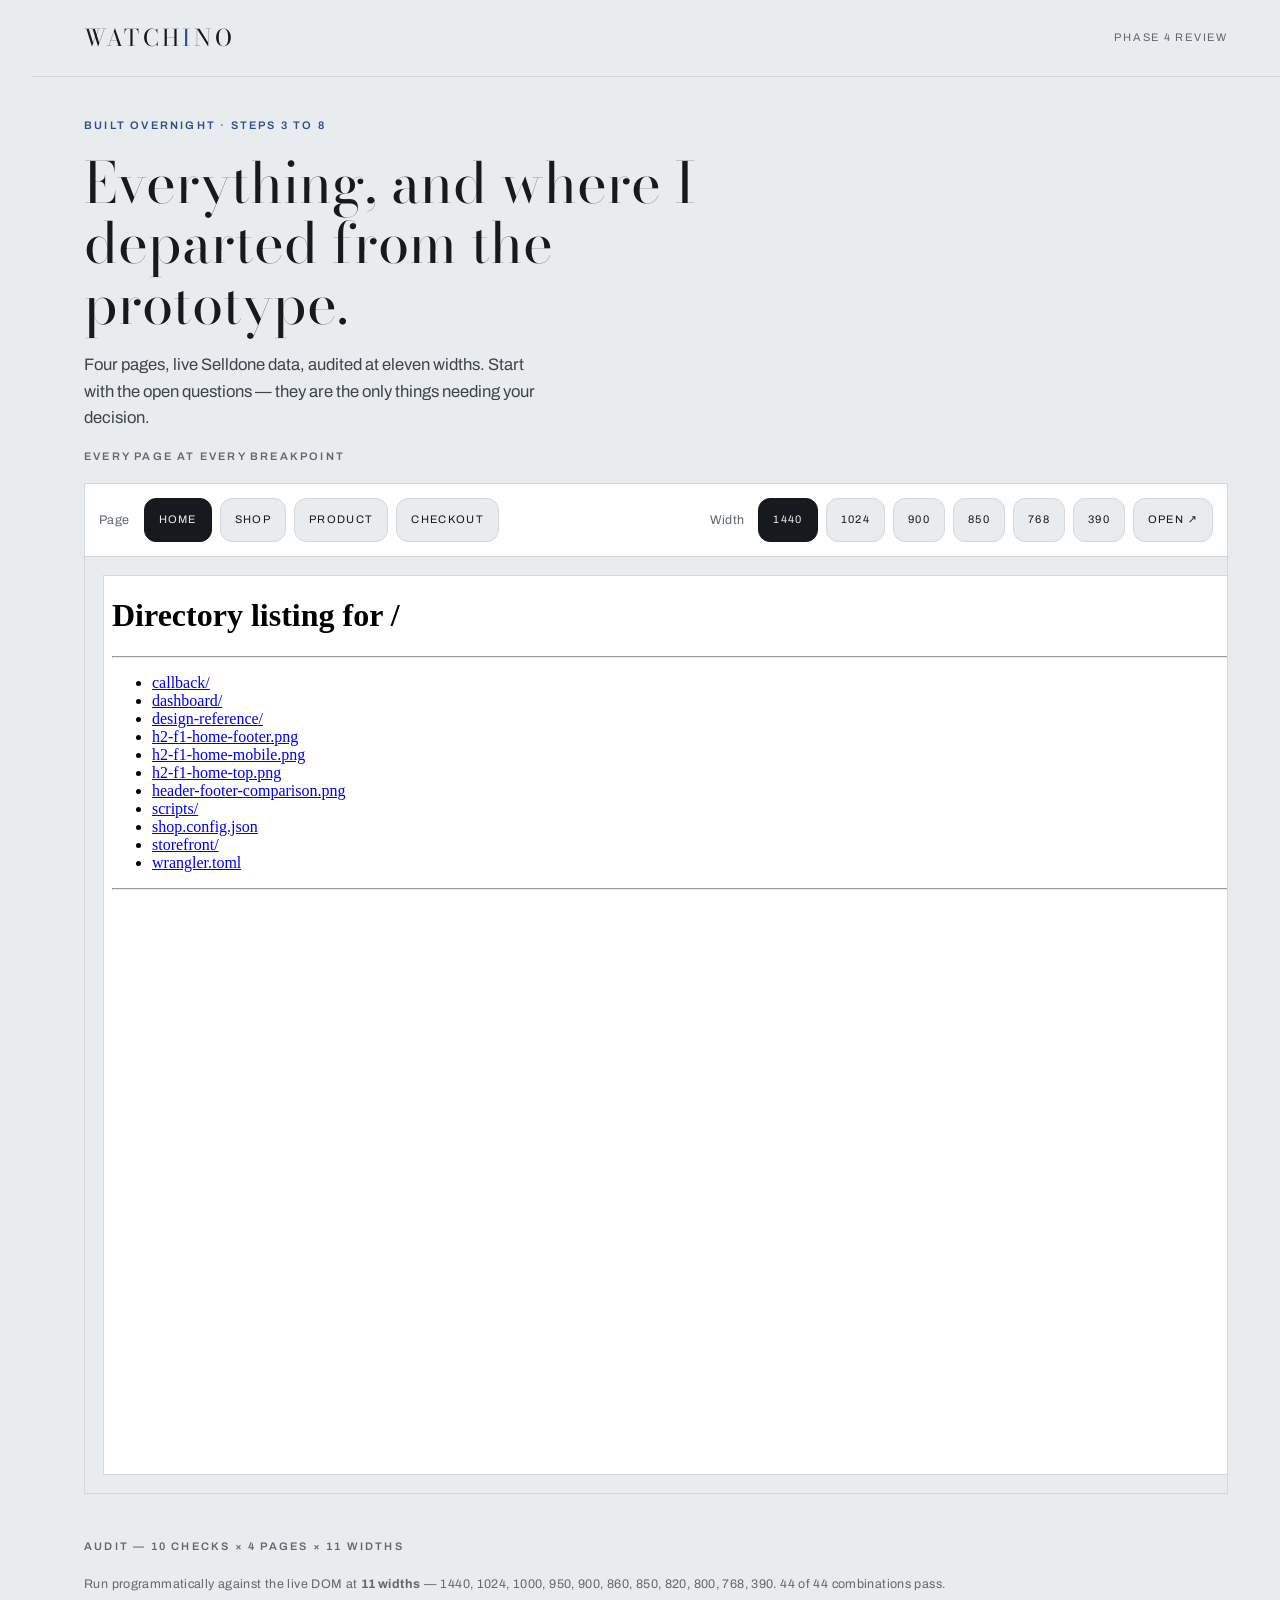
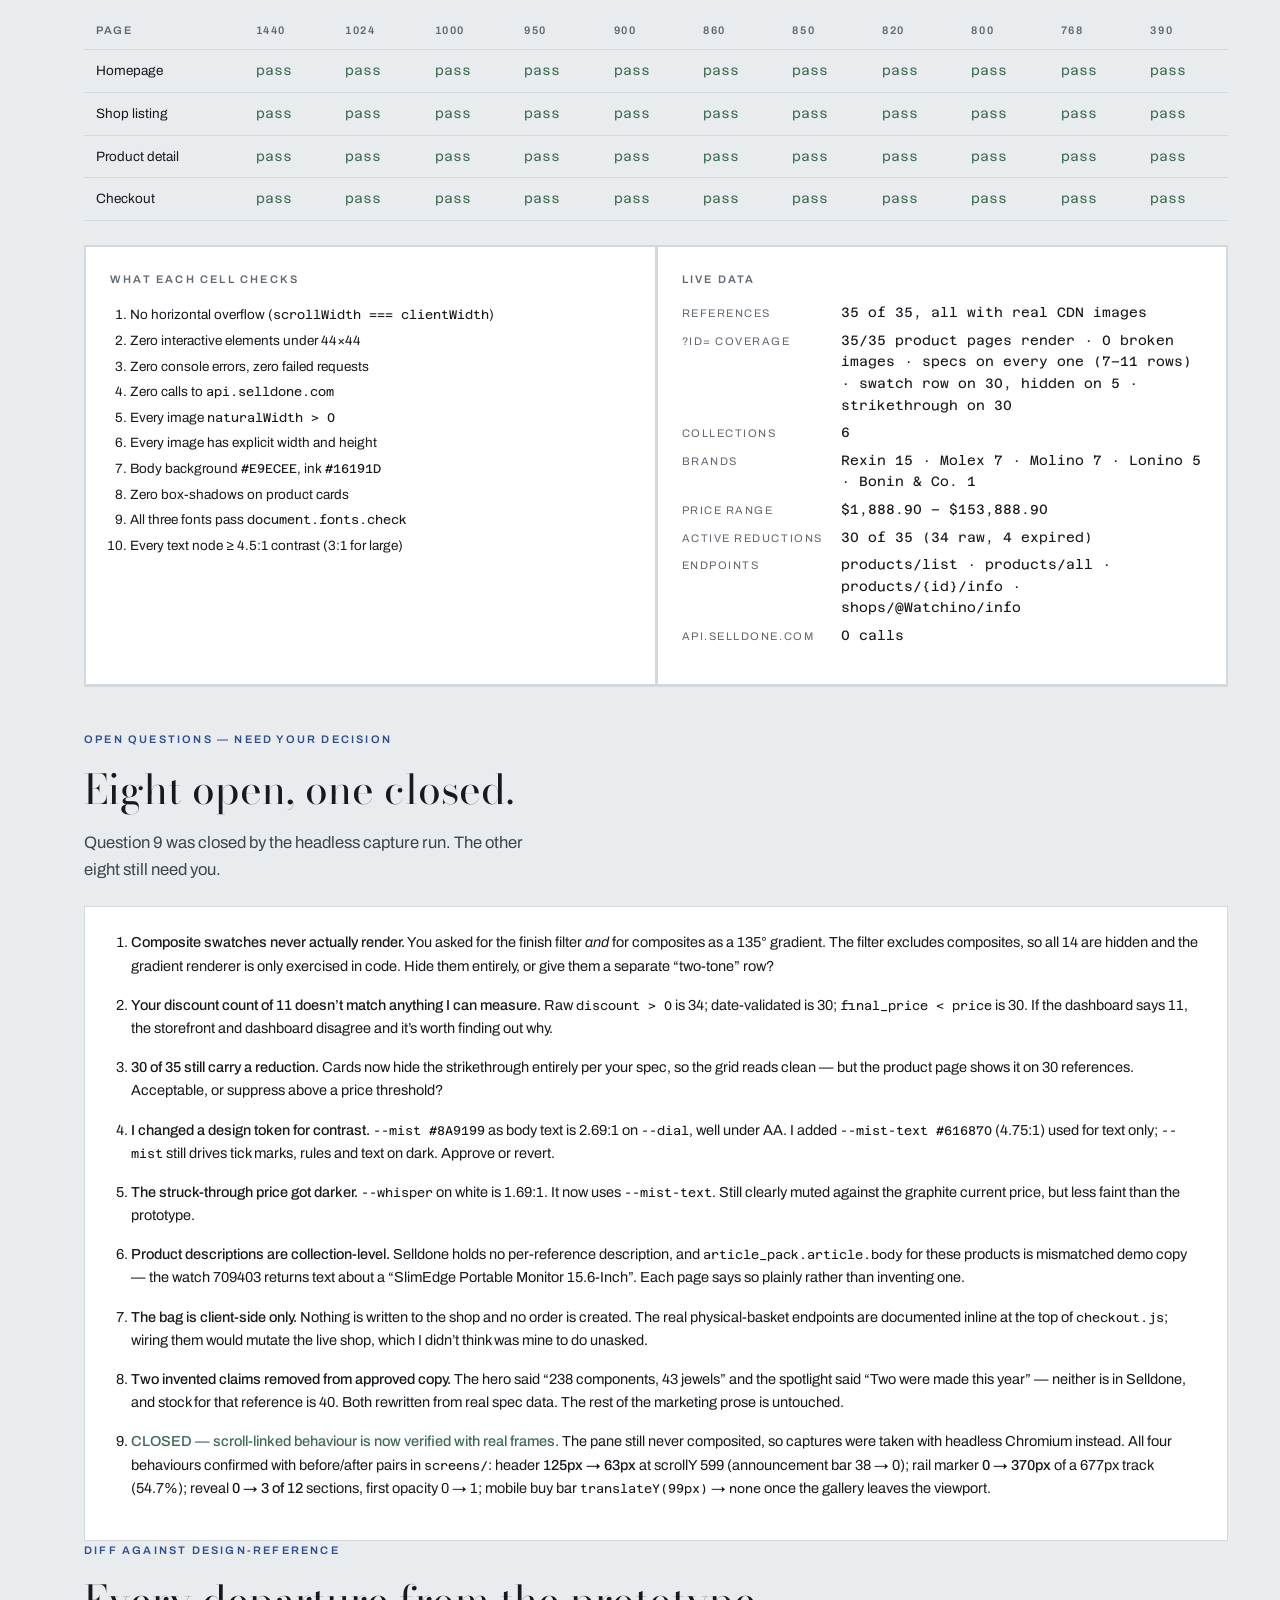
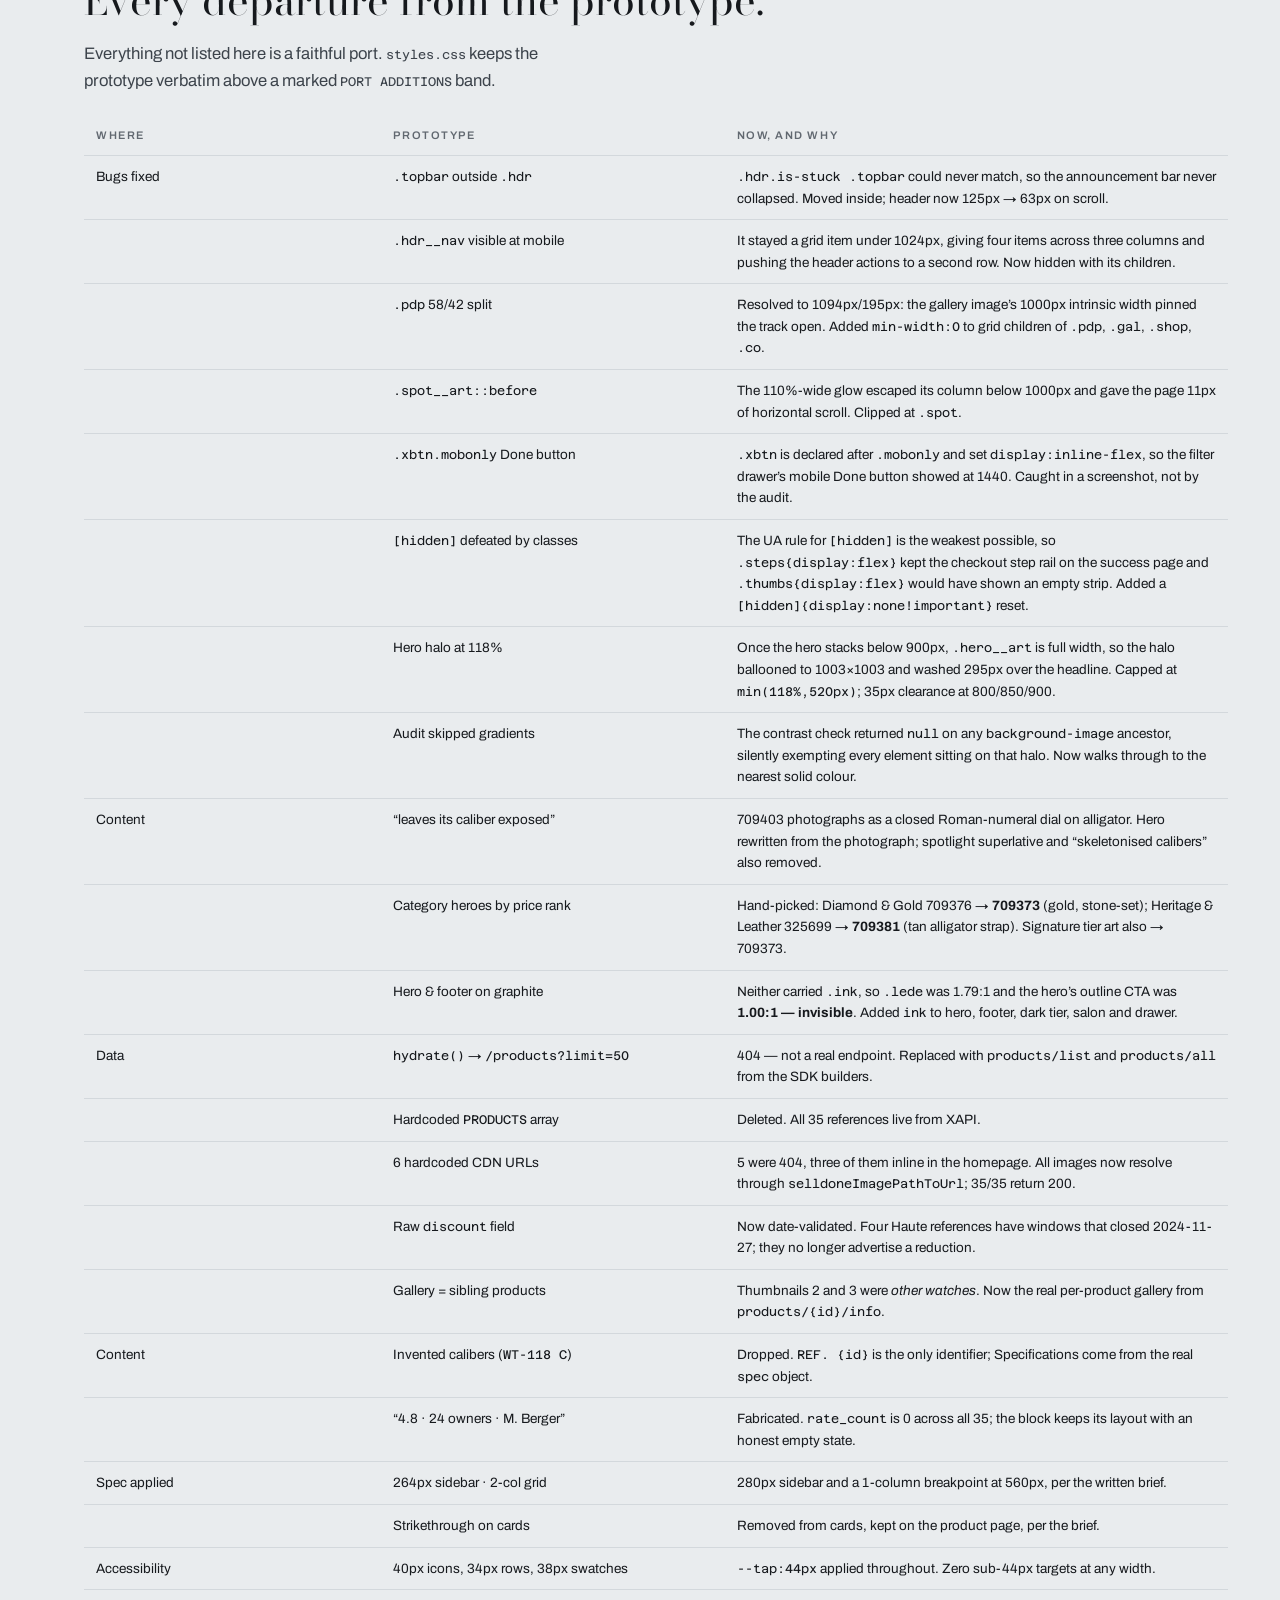
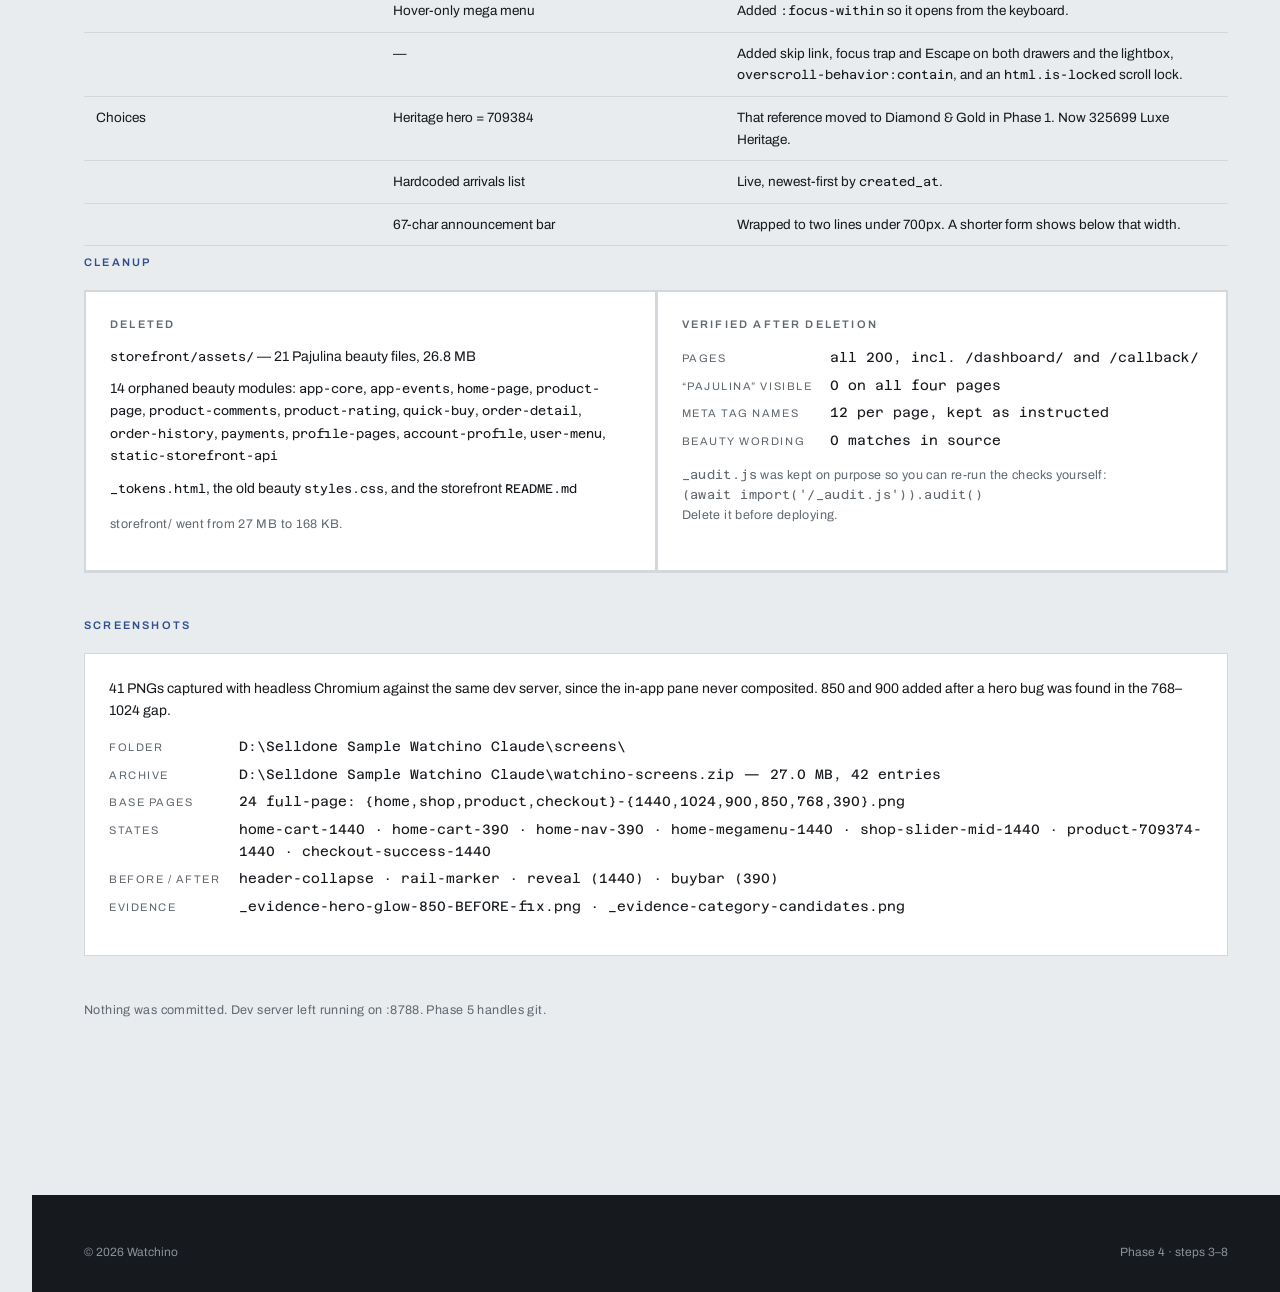
<file: storefront/_review.html>
<!doctype html>
<html lang="en">
<head>
<meta charset="utf-8">
<meta name="viewport" content="width=device-width,initial-scale=1">
<title>Watchino — Phase 4 review</title>
<link rel="preconnect" href="https://fonts.googleapis.com">
<link rel="preconnect" href="https://fonts.gstatic.com" crossorigin>
<link href="https://fonts.googleapis.com/css2?family=Bodoni+Moda:opsz,wght@6..96,400;6..96,500&family=Archivo:wght@400;500;600&family=Azeret+Mono:wght@400;500&display=swap" rel="stylesheet">
<link rel="stylesheet" href="styles.css?v=20260817e">
<style>
  .rv{max-width:1240px;margin:0 auto;padding:0 clamp(20px,4vw,48px);}
  .rv table{width:100%;border-collapse:collapse;margin:18px 0 8px;}
  .rv th,.rv td{text-align:left;padding:10px 12px;border-bottom:1px solid var(--rule);font-size:13.5px;vertical-align:top;}
  .rv thead th{font-size:11px;letter-spacing:.14em;text-transform:uppercase;color:var(--mist-text);font-weight:600;}
  .rv td.n{font-family:var(--data);font-variant-numeric:tabular-nums;}
  .ok{color:var(--stock);font-family:var(--data);font-size:12px;}
  .warn{color:var(--alert);font-family:var(--data);font-size:12px;}
  .card{background:var(--dial-pure);border:1px solid var(--rule);padding:24px;margin-bottom:1px;}
  .grid2{display:grid;grid-template-columns:1fr 1fr;gap:1px;background:var(--rule);border:1px solid var(--rule);}
  @media (max-width:860px){.grid2{grid-template-columns:1fr;}}
  ol.q{margin:0;padding-left:22px;}
  ol.q li{margin-bottom:16px;font-size:14.5px;}
  ol.q b{font-weight:500;}
  .viewer{border:1px solid var(--rule);background:var(--dial-pure);}
  .viewer__bar{display:flex;gap:8px;flex-wrap:wrap;padding:14px;border-bottom:1px solid var(--rule);align-items:center;}
  .chip{border:1px solid var(--rule);background:var(--dial);padding:0 14px;min-height:var(--tap);display:inline-flex;align-items:center;
        font-size:11px;letter-spacing:.12em;text-transform:uppercase;border-radius:var(--radius);}
  .chip[aria-pressed="true"]{background:var(--graphite);color:var(--dial);border-color:var(--graphite);}
  .viewer__stage{padding:18px;overflow:auto;background:var(--dial);}
  .viewer iframe{border:1px solid var(--rule);background:#fff;display:block;margin:0 auto;}
  code{font-family:var(--data);font-size:12.5px;}
  .kv{display:grid;grid-template-columns:auto 1fr;gap:6px 18px;font-size:13.5px;}
  .kv dt{color:var(--mist-text);font-size:11px;letter-spacing:.14em;text-transform:uppercase;padding-top:3px;}
  .kv dd{margin:0;font-family:var(--data);}
</style>
</head>
<body>

<div class="page" style="margin-left:0">

<header class="cohdr">
  <div class="rv cohdr__in">
    <a class="logo" href="index.html" style="text-align:left">Watch<span>i</span>no</a>
    <span class="secure">Phase 4 review</span>
  </div>
</header>

<main id="main" class="section" style="padding-top:40px">
<div class="rv">

  <p class="eyebrow eyebrow--blued">Built overnight · steps 3 to 8</p>
  <h1 class="h1" style="max-width:20ch">Everything, and where I departed from the prototype.</h1>
  <p class="lede" style="margin-top:16px">Four pages, live Selldone data, audited at eleven widths. Start with the open questions — they are the only things needing your decision.</p>


  <!-- ───────────────── viewer ───────────────── -->
  <p class="eyebrow">Every page at every breakpoint</p>
  <div class="viewer" style="margin-bottom:44px">
    <div class="viewer__bar">
      <span class="cap" style="margin-right:6px">Page</span>
      <button class="chip" data-page="/" aria-pressed="true">Home</button>
      <button class="chip" data-page="/shop.html" aria-pressed="false">Shop</button>
      <button class="chip" data-page="/product.html?id=325648" aria-pressed="false">Product</button>
      <button class="chip" data-page="/checkout.html" aria-pressed="false">Checkout</button>
      <span style="flex:1"></span>
      <span class="cap" style="margin-right:6px">Width</span>
      <button class="chip" data-w="1440" aria-pressed="true">1440</button>
      <button class="chip" data-w="1024" aria-pressed="false">1024</button>
      <button class="chip" data-w="900" aria-pressed="false">900</button>
      <button class="chip" data-w="850" aria-pressed="false">850</button>
      <button class="chip" data-w="768" aria-pressed="false">768</button>
      <button class="chip" data-w="390" aria-pressed="false">390</button>
      <a class="chip" id="newtab" href="/" target="_blank" rel="noreferrer">Open ↗</a>
    </div>
    <div class="viewer__stage">
      <iframe id="stage" src="/" width="1440" height="900" title="Storefront preview"></iframe>
    </div>
  </div>

  <!-- ───────────────── audit ───────────────── -->
  <p class="eyebrow">Audit — 10 checks × 4 pages × 11 widths</p>
  <p class="cap" style="margin-bottom:6px">Run programmatically against the live DOM at <b>11 widths</b> — 1440, 1024, 1000, 950, 900, 860, 850, 820, 800, 768, 390. 44 of 44 combinations pass.</p>
  <table>
    <thead><tr><th>Page</th><th>1440</th><th>1024</th><th>1000</th><th>950</th><th>900</th><th>860</th><th>850</th><th>820</th><th>800</th><th>768</th><th>390</th></tr></thead>
    <tbody>
      <tr><td>Homepage</td><td class="ok">pass</td><td class="ok">pass</td><td class="ok">pass</td><td class="ok">pass</td><td class="ok">pass</td><td class="ok">pass</td><td class="ok">pass</td><td class="ok">pass</td><td class="ok">pass</td><td class="ok">pass</td><td class="ok">pass</td></tr>
      <tr><td>Shop listing</td><td class="ok">pass</td><td class="ok">pass</td><td class="ok">pass</td><td class="ok">pass</td><td class="ok">pass</td><td class="ok">pass</td><td class="ok">pass</td><td class="ok">pass</td><td class="ok">pass</td><td class="ok">pass</td><td class="ok">pass</td></tr>
      <tr><td>Product detail</td><td class="ok">pass</td><td class="ok">pass</td><td class="ok">pass</td><td class="ok">pass</td><td class="ok">pass</td><td class="ok">pass</td><td class="ok">pass</td><td class="ok">pass</td><td class="ok">pass</td><td class="ok">pass</td><td class="ok">pass</td></tr>
      <tr><td>Checkout</td><td class="ok">pass</td><td class="ok">pass</td><td class="ok">pass</td><td class="ok">pass</td><td class="ok">pass</td><td class="ok">pass</td><td class="ok">pass</td><td class="ok">pass</td><td class="ok">pass</td><td class="ok">pass</td><td class="ok">pass</td></tr>
    </tbody>
  </table>

  <div class="grid2" style="margin:24px 0 44px">
    <div class="card">
      <p class="eyebrow mb0" style="margin-bottom:14px">What each cell checks</p>
      <ol style="margin:0;padding-left:20px;font-size:13.5px;line-height:1.9">
        <li>No horizontal overflow (<code>scrollWidth === clientWidth</code>)</li>
        <li>Zero interactive elements under 44×44</li>
        <li>Zero console errors, zero failed requests</li>
        <li>Zero calls to <code>api.selldone.com</code></li>
        <li>Every image <code>naturalWidth &gt; 0</code></li>
        <li>Every image has explicit width and height</li>
        <li>Body background <code>#E9ECEE</code>, ink <code>#16191D</code></li>
        <li>Zero box-shadows on product cards</li>
        <li>All three fonts pass <code>document.fonts.check</code></li>
        <li>Every text node ≥ 4.5:1 contrast (3:1 for large)</li>
      </ol>
    </div>
    <div class="card">
      <p class="eyebrow mb0" style="margin-bottom:14px">Live data</p>
      <dl class="kv">
        <dt>References</dt><dd>35 of 35, all with real CDN images</dd>
        <dt>?id= coverage</dt><dd>35/35 product pages render · 0 broken images · specs on every one (7–11 rows) · swatch row on 30, hidden on 5 · strikethrough on 30</dd>
        <dt>Collections</dt><dd>6</dd>
        <dt>Brands</dt><dd>Rexin 15 · Molex 7 · Molino 7 · Lonino 5 · Bonin &amp; Co. 1</dd>
        <dt>Price range</dt><dd>$1,888.90 – $153,888.90</dd>
        <dt>Active reductions</dt><dd>30 of 35 (34 raw, 4 expired)</dd>
        <dt>Endpoints</dt><dd>products/list · products/all · products/{id}/info · shops/@Watchino/info</dd>
        <dt>api.selldone.com</dt><dd>0 calls</dd>
      </dl>
    </div>
  </div>

  <!-- ───────────────── open questions ───────────────── -->
  <p class="eyebrow eyebrow--blued">Open questions — need your decision</p>
  <h2 class="h2" style="margin-bottom:8px">Eight open, one closed.</h2>
  <p class="lede" style="margin-bottom:24px">Question 9 was closed by the headless capture run. The other eight still need you.</p>
  <div class="card" style="border:1px solid var(--rule)">
  <ol class="q">
    <li><b>Composite swatches never actually render.</b> You asked for the finish filter <em>and</em> for composites as a 135° gradient. The filter excludes composites, so all 14 are hidden and the gradient renderer is only exercised in code. Hide them entirely, or give them a separate “two-tone” row?</li>
    <li><b>Your discount count of 11 doesn’t match anything I can measure.</b> Raw <code>discount &gt; 0</code> is 34; date-validated is 30; <code>final_price &lt; price</code> is 30. If the dashboard says 11, the storefront and dashboard disagree and it’s worth finding out why.</li>
    <li><b>30 of 35 still carry a reduction.</b> Cards now hide the strikethrough entirely per your spec, so the grid reads clean — but the product page shows it on 30 references. Acceptable, or suppress above a price threshold?</li>
    <li><b>I changed a design token for contrast.</b> <code>--mist #8A9199</code> as body text is 2.69:1 on <code>--dial</code>, well under AA. I added <code>--mist-text #616870</code> (4.75:1) used for text only; <code>--mist</code> still drives tick marks, rules and text on dark. Approve or revert.</li>
    <li><b>The struck-through price got darker.</b> <code>--whisper</code> on white is 1.69:1. It now uses <code>--mist-text</code>. Still clearly muted against the graphite current price, but less faint than the prototype.</li>
    <li><b>Product descriptions are collection-level.</b> Selldone holds no per-reference description, and <code>article_pack.article.body</code> for these products is mismatched demo copy — the watch 709403 returns text about a “SlimEdge Portable Monitor 15.6-Inch”. Each page says so plainly rather than inventing one.</li>
    <li><b>The bag is client-side only.</b> Nothing is written to the shop and no order is created. The real physical-basket endpoints are documented inline at the top of <code>checkout.js</code>; wiring them would mutate the live shop, which I didn’t think was mine to do unasked.</li>
    <li><b>Two invented claims removed from approved copy.</b> The hero said “238 components, 43 jewels” and the spotlight said “Two were made this year” — neither is in Selldone, and stock for that reference is 40. Both rewritten from real spec data. The rest of the marketing prose is untouched.</li>
    <li><b style="color:var(--stock)">CLOSED — scroll-linked behaviour is now verified with real frames.</b> The pane still never composited, so captures were taken with headless Chromium instead. All four behaviours confirmed with before/after pairs in <code>screens/</code>: header <b>125px → 63px</b> at scrollY 599 (announcement bar 38 → 0); rail marker <b>0 → 370px</b> of a 677px track (54.7%); reveal <b>0 → 3 of 12</b> sections, first opacity 0 → 1; mobile buy bar <code>translateY(99px)</code> → <code>none</code> once the gallery leaves the viewport.</li>
  </ol>
  </div>

  <!-- ───────────────── diff ───────────────── -->
  <p class="eyebrow eyebrow--blued">Diff against design-reference</p>
  <h2 class="h2" style="margin-bottom:8px">Every departure from the prototype.</h2>
  <p class="lede" style="margin-bottom:24px">Everything not listed here is a faithful port. <code>styles.css</code> keeps the prototype verbatim above a marked <code>PORT ADDITIONS</code> band.</p>

  <table>
    <thead><tr><th style="width:26%">Where</th><th style="width:30%">Prototype</th><th>Now, and why</th></tr></thead>
    <tbody>
      <tr><td>Bugs fixed</td><td><code>.topbar</code> outside <code>.hdr</code></td><td><code>.hdr.is-stuck .topbar</code> could never match, so the announcement bar never collapsed. Moved inside; header now 125px → 63px on scroll.</td></tr>
      <tr><td></td><td><code>.hdr__nav</code> visible at mobile</td><td>It stayed a grid item under 1024px, giving four items across three columns and pushing the header actions to a second row. Now hidden with its children.</td></tr>
      <tr><td></td><td><code>.pdp</code> 58/42 split</td><td>Resolved to 1094px/195px: the gallery image’s 1000px intrinsic width pinned the track open. Added <code>min-width:0</code> to grid children of <code>.pdp</code>, <code>.gal</code>, <code>.shop</code>, <code>.co</code>.</td></tr>
      <tr><td></td><td><code>.spot__art::before</code></td><td>The 110%-wide glow escaped its column below 1000px and gave the page 11px of horizontal scroll. Clipped at <code>.spot</code>.</td></tr>
      <tr><td></td><td><code>.xbtn.mobonly</code> Done button</td><td><code>.xbtn</code> is declared after <code>.mobonly</code> and set <code>display:inline-flex</code>, so the filter drawer’s mobile Done button showed at 1440. Caught in a screenshot, not by the audit.</td></tr>
      <tr><td></td><td><code>[hidden]</code> defeated by classes</td><td>The UA rule for <code>[hidden]</code> is the weakest possible, so <code>.steps{display:flex}</code> kept the checkout step rail on the success page and <code>.thumbs{display:flex}</code> would have shown an empty strip. Added a <code>[hidden]{display:none!important}</code> reset.</td></tr>
      <tr><td></td><td>Hero halo at 118%</td><td>Once the hero stacks below 900px, <code>.hero__art</code> is full width, so the halo ballooned to 1003×1003 and washed 295px over the headline. Capped at <code>min(118%,520px)</code>; 35px clearance at 800/850/900.</td></tr>
      <tr><td></td><td>Audit skipped gradients</td><td>The contrast check returned <code>null</code> on any <code>background-image</code> ancestor, silently exempting every element sitting on that halo. Now walks through to the nearest solid colour.</td></tr>
      <tr><td>Content</td><td>“leaves its caliber exposed”</td><td>709403 photographs as a closed Roman-numeral dial on alligator. Hero rewritten from the photograph; spotlight superlative and “skeletonised calibers” also removed.</td></tr>
      <tr><td></td><td>Category heroes by price rank</td><td>Hand-picked: Diamond &amp; Gold 709376 → <b>709373</b> (gold, stone-set); Heritage &amp; Leather 325699 → <b>709381</b> (tan alligator strap). Signature tier art also → 709373.</td></tr>
      <tr><td></td><td>Hero &amp; footer on graphite</td><td>Neither carried <code>.ink</code>, so <code>.lede</code> was 1.79:1 and the hero’s outline CTA was <b>1.00:1 — invisible</b>. Added <code>ink</code> to hero, footer, dark tier, salon and drawer.</td></tr>
      <tr><td>Data</td><td><code>hydrate()</code> → <code>/products?limit=50</code></td><td>404 — not a real endpoint. Replaced with <code>products/list</code> and <code>products/all</code> from the SDK builders.</td></tr>
      <tr><td></td><td>Hardcoded <code>PRODUCTS</code> array</td><td>Deleted. All 35 references live from XAPI.</td></tr>
      <tr><td></td><td>6 hardcoded CDN URLs</td><td>5 were 404, three of them inline in the homepage. All images now resolve through <code>selldoneImagePathToUrl</code>; 35/35 return 200.</td></tr>
      <tr><td></td><td>Raw <code>discount</code> field</td><td>Now date-validated. Four Haute references have windows that closed 2024-11-27; they no longer advertise a reduction.</td></tr>
      <tr><td></td><td>Gallery = sibling products</td><td>Thumbnails 2 and 3 were <em>other watches</em>. Now the real per-product gallery from <code>products/{id}/info</code>.</td></tr>
      <tr><td>Content</td><td>Invented calibers (<code>WT-118 C</code>)</td><td>Dropped. <code>REF. {id}</code> is the only identifier; Specifications come from the real <code>spec</code> object.</td></tr>
      <tr><td></td><td>“4.8 · 24 owners · M. Berger”</td><td>Fabricated. <code>rate_count</code> is 0 across all 35; the block keeps its layout with an honest empty state.</td></tr>
      <tr><td>Spec applied</td><td>264px sidebar · 2-col grid</td><td>280px sidebar and a 1-column breakpoint at 560px, per the written brief.</td></tr>
      <tr><td></td><td>Strikethrough on cards</td><td>Removed from cards, kept on the product page, per the brief.</td></tr>
      <tr><td>Accessibility</td><td>40px icons, 34px rows, 38px swatches</td><td><code>--tap:44px</code> applied throughout. Zero sub-44px targets at any width.</td></tr>
      <tr><td></td><td>Hover-only mega menu</td><td>Added <code>:focus-within</code> so it opens from the keyboard.</td></tr>
      <tr><td></td><td>—</td><td>Added skip link, focus trap and Escape on both drawers and the lightbox, <code>overscroll-behavior:contain</code>, and an <code>html.is-locked</code> scroll lock.</td></tr>
      <tr><td>Choices</td><td>Heritage hero = 709384</td><td>That reference moved to Diamond &amp; Gold in Phase 1. Now 325699 Luxe Heritage.</td></tr>
      <tr><td></td><td>Hardcoded arrivals list</td><td>Live, newest-first by <code>created_at</code>.</td></tr>
      <tr><td></td><td>67-char announcement bar</td><td>Wrapped to two lines under 700px. A shorter form shows below that width.</td></tr>
    </tbody>
  </table>

  <!-- ───────────────── cleanup ───────────────── -->
  <p class="eyebrow eyebrow--blued">Cleanup</p>
  <div class="grid2" style="margin-bottom:44px">
    <div class="card">
      <p class="eyebrow mb0" style="margin-bottom:12px">Deleted</p>
      <p style="font-size:14px;margin:0 0 10px"><code>storefront/assets/</code> — 21 Pajulina beauty files, 26.8 MB</p>
      <p style="font-size:14px;margin:0 0 10px">14 orphaned beauty modules: <code>app-core</code>, <code>app-events</code>, <code>home-page</code>, <code>product-page</code>, <code>product-comments</code>, <code>product-rating</code>, <code>quick-buy</code>, <code>order-detail</code>, <code>order-history</code>, <code>payments</code>, <code>profile-pages</code>, <code>account-profile</code>, <code>user-menu</code>, <code>static-storefront-api</code></p>
      <p style="font-size:14px;margin:0"><code>_tokens.html</code>, the old beauty <code>styles.css</code>, and the storefront <code>README.md</code></p>
      <p class="cap" style="margin-top:14px">storefront/ went from 27 MB to 168 KB.</p>
    </div>
    <div class="card">
      <p class="eyebrow mb0" style="margin-bottom:12px">Verified after deletion</p>
      <dl class="kv">
        <dt>Pages</dt><dd>all 200, incl. /dashboard/ and /callback/</dd>
        <dt>“Pajulina” visible</dt><dd>0 on all four pages</dd>
        <dt>meta tag names</dt><dd>12 per page, kept as instructed</dd>
        <dt>beauty wording</dt><dd>0 matches in source</dd>
      </dl>
      <p class="cap" style="margin-top:14px"><code>_audit.js</code> was kept on purpose so you can re-run the checks yourself:<br>
      <code>(await import('/_audit.js')).audit()</code><br>Delete it before deploying.</p>
    </div>
  </div>

  <p class="eyebrow eyebrow--blued">Screenshots</p>
  <div class="card" style="margin-bottom:44px">
    <p style="font-size:14px;margin:0 0 12px">41 PNGs captured with headless Chromium against the same dev server, since the in-app pane never composited. 850 and 900 added after a hero bug was found in the 768–1024 gap.</p>
    <dl class="kv">
      <dt>Folder</dt><dd>D:\Selldone Sample Watchino Claude\screens\</dd>
      <dt>Archive</dt><dd>D:\Selldone Sample Watchino Claude\watchino-screens.zip — 27.0 MB, 42 entries</dd>
      <dt>Base pages</dt><dd>24 full-page: {home,shop,product,checkout}-{1440,1024,900,850,768,390}.png</dd>
      <dt>States</dt><dd>home-cart-1440 · home-cart-390 · home-nav-390 · home-megamenu-1440 · shop-slider-mid-1440 · product-709374-1440 · checkout-success-1440</dd>
      <dt>Before / after</dt><dd>header-collapse · rail-marker · reveal (1440) · buybar (390)</dd>
      <dt>Evidence</dt><dd>_evidence-hero-glow-850-BEFORE-fix.png · _evidence-category-candidates.png</dd>
    </dl>
  </div>

  <p class="cap" style="margin-bottom:60px">Nothing was committed. Dev server left running on :8788. Phase 5 handles git.</p>

</div>
</main>

<footer class="ft ink" style="padding-top:48px">
  <div class="rv">
    <div class="ft__bar" style="border-top:0;padding-top:0">
      <span>© 2026 Watchino</span>
      <span>Phase 4 · steps 3–8</span>
    </div>
  </div>
</footer>
</div>

<script>
  const stage = document.getElementById('stage');
  const newtab = document.getElementById('newtab');
  let page = '/', w = 1440;
  const apply = () => {
    stage.src = page;
    stage.width = w;
    stage.height = w <= 390 ? 844 : 900;
    newtab.href = page;
  };
  document.querySelectorAll('[data-page]').forEach(b => b.addEventListener('click', () => {
    page = b.dataset.page;
    document.querySelectorAll('[data-page]').forEach(x => x.setAttribute('aria-pressed', String(x === b)));
    apply();
  }));
  document.querySelectorAll('[data-w]').forEach(b => b.addEventListener('click', () => {
    w = Number(b.dataset.w);
    document.querySelectorAll('[data-w]').forEach(x => x.setAttribute('aria-pressed', String(x === b)));
    apply();
  }));
</script>
</body>
</html>
</file>
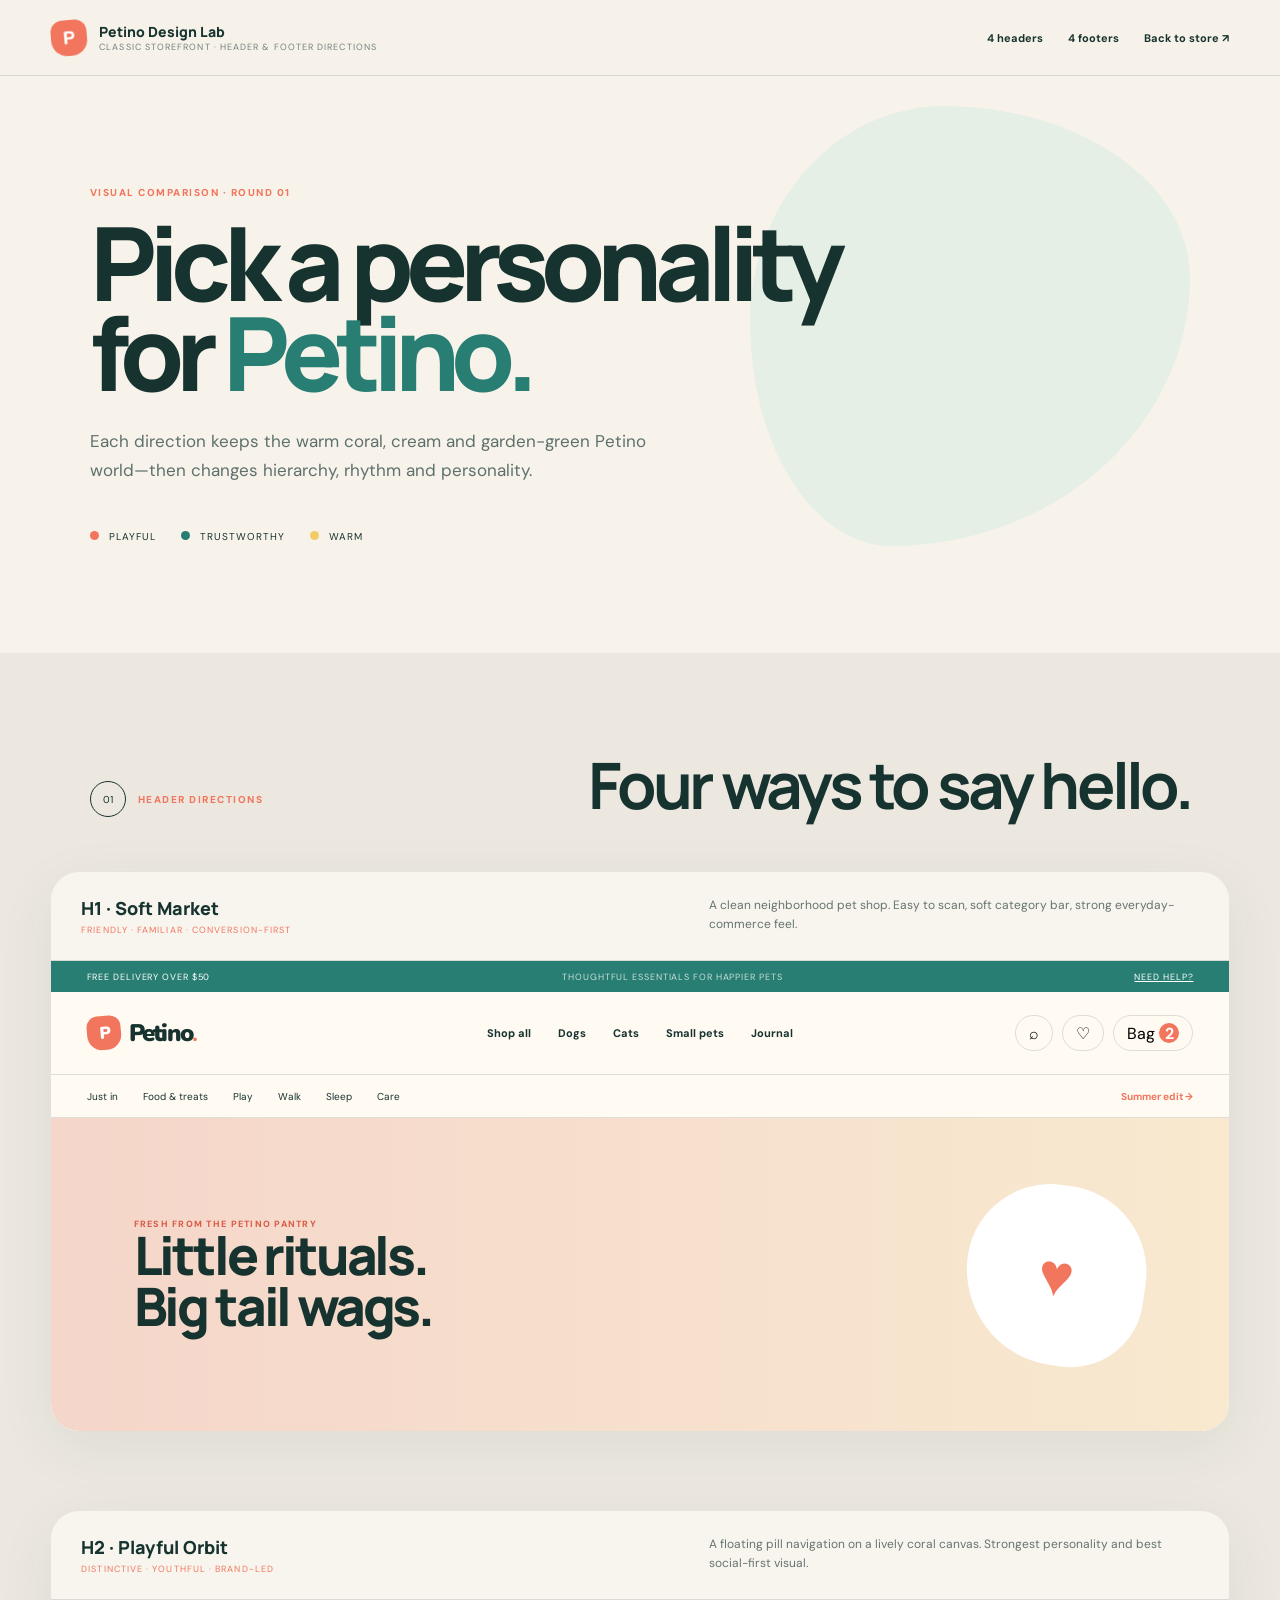
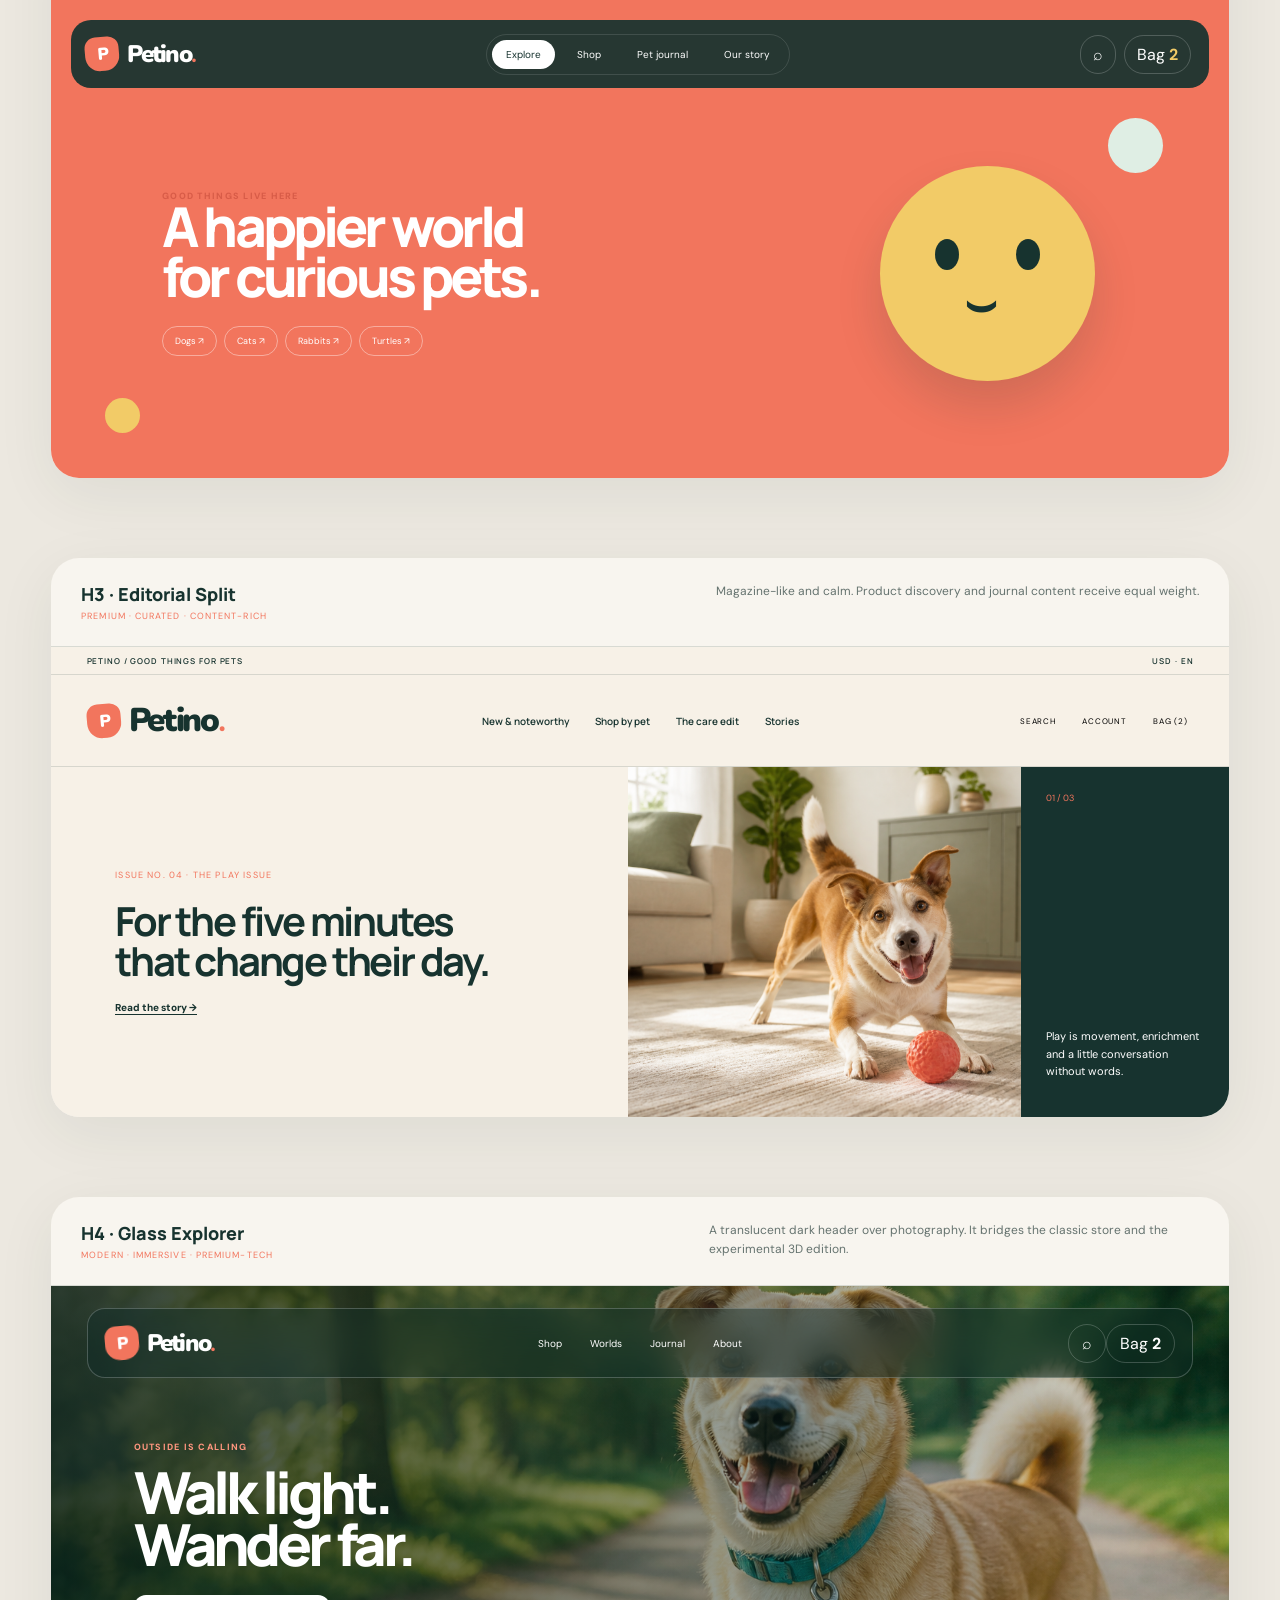
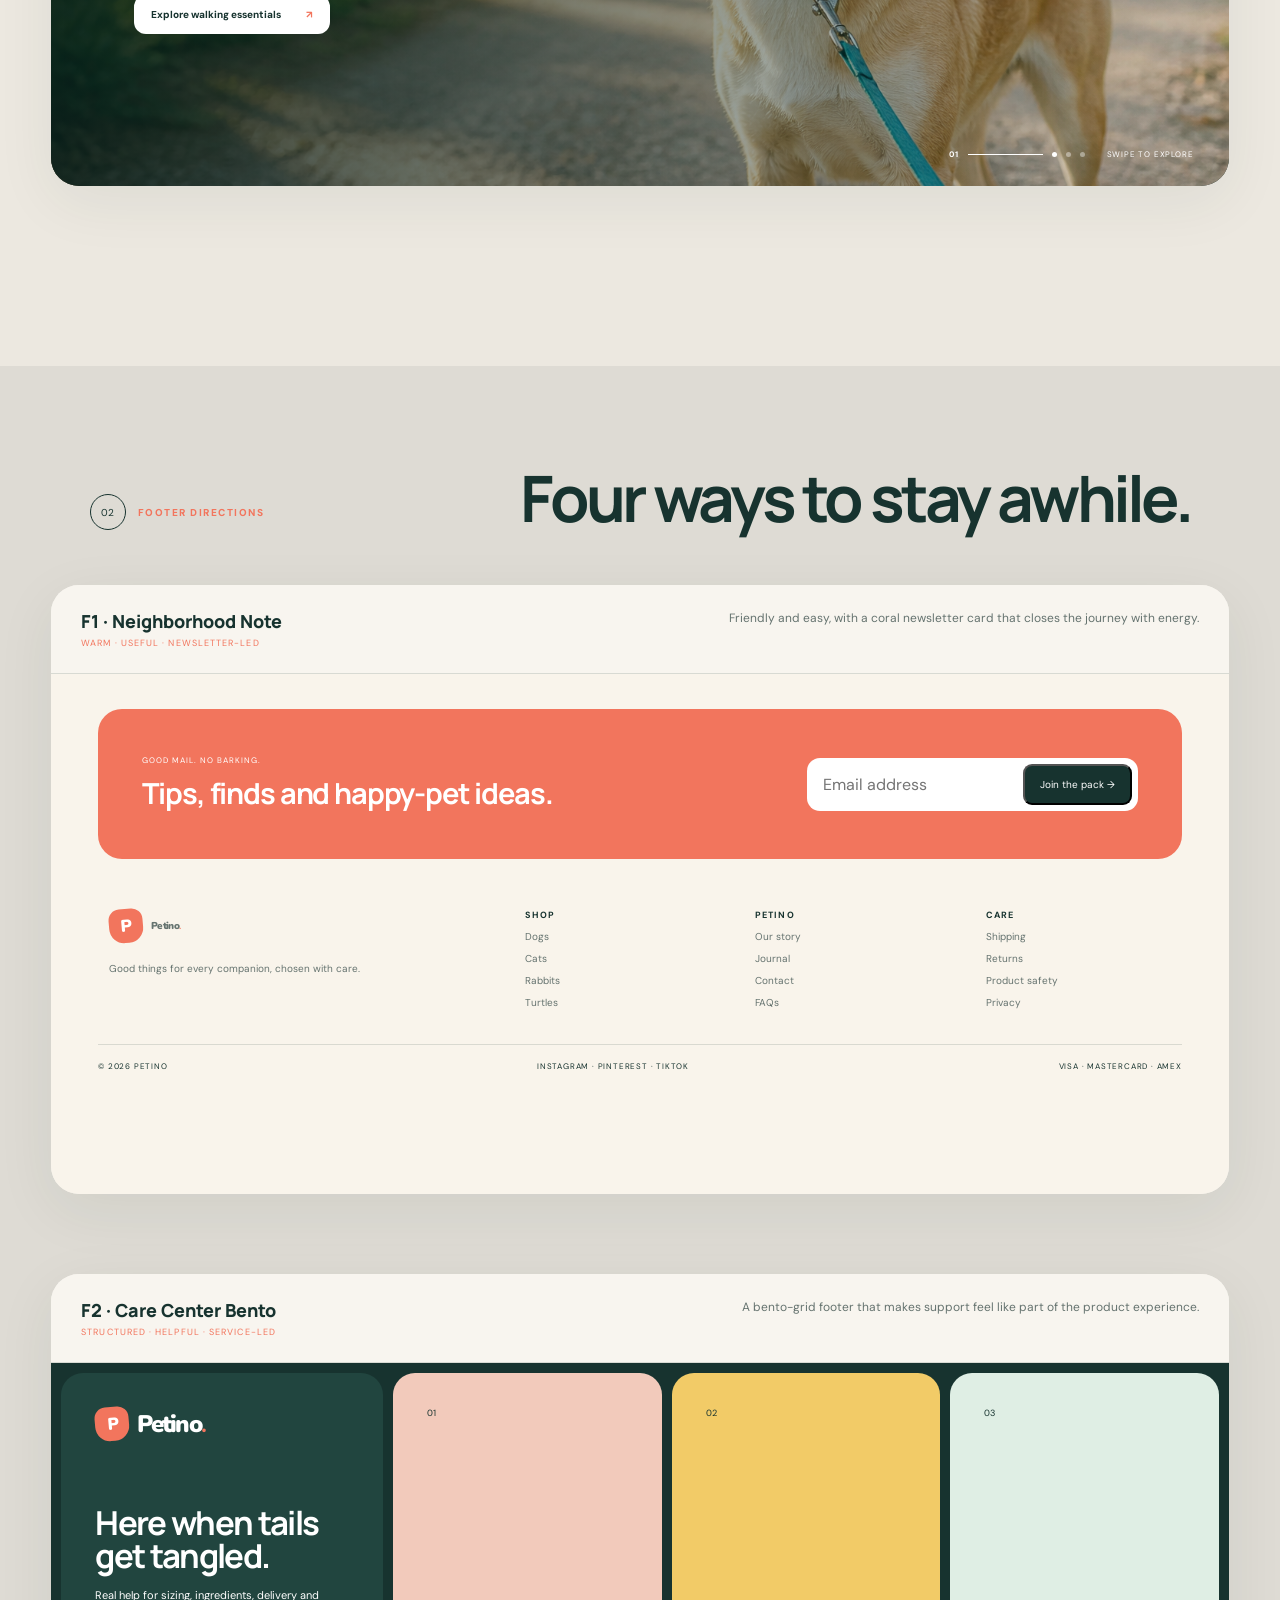
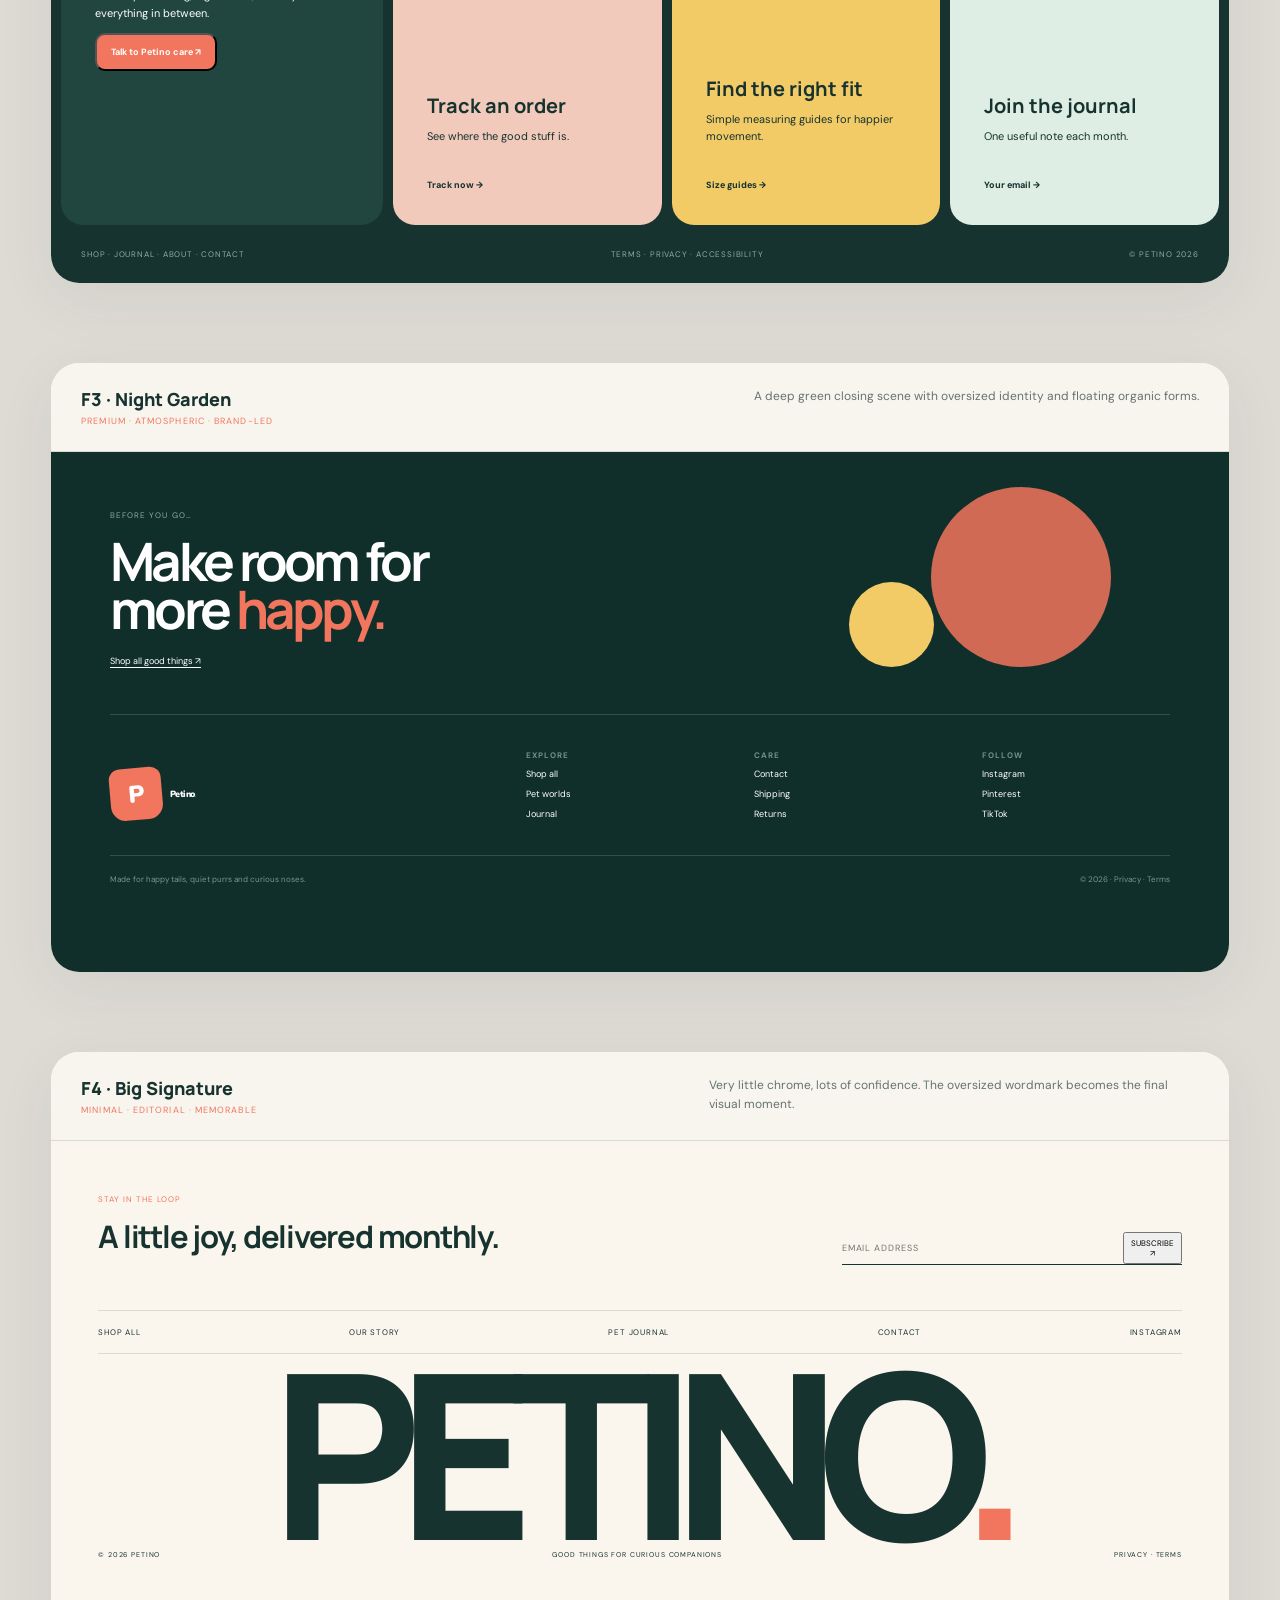
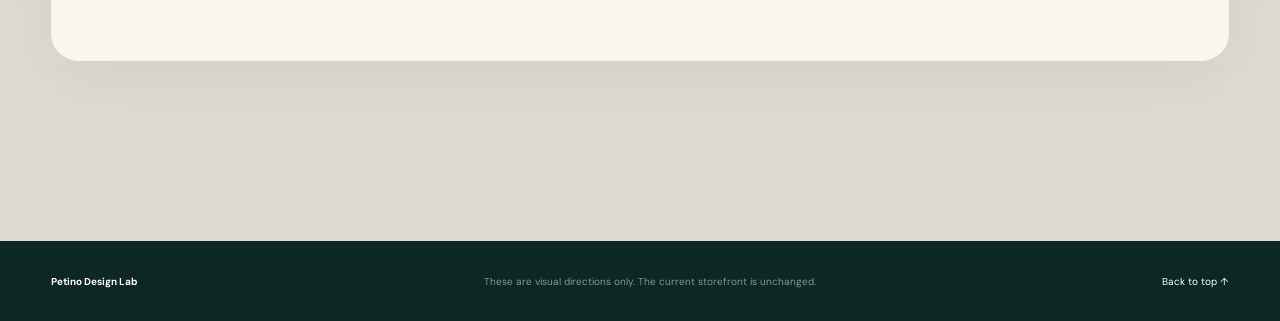
<file: storefront/header-footer-lab.html>
<!doctype html>
<html lang="en">
<head>
  <meta charset="utf-8" />
  <meta name="viewport" content="width=device-width,initial-scale=1" />
  <title>Petino — Header & Footer Design Lab</title>
  <link rel="preconnect" href="https://fonts.googleapis.com">
  <link rel="preconnect" href="https://fonts.gstatic.com" crossorigin>
  <link href="https://fonts.googleapis.com/css2?family=DM+Sans:wght@400;500;600;700&family=Manrope:wght@500;600;700;800&family=Nunito:wght@600;700;800;900&display=swap" rel="stylesheet">
  <link rel="stylesheet" href="header-footer-lab.css" />
</head>
<body>
  <header class="lab-head">
    <div><span class="lab-mark">P</span><div><b>Petino Design Lab</b><small>Classic storefront · Header & footer directions</small></div></div>
    <nav><a href="#headers">4 headers</a><a href="#footers">4 footers</a><a href="index.html">Back to store ↗</a></nav>
  </header>

  <main>
    <section class="lab-intro">
      <p class="lab-kicker">Visual comparison · Round 01</p>
      <h1>Pick a personality<br>for <em>Petino.</em></h1>
      <p>Each direction keeps the warm coral, cream and garden-green Petino world—then changes hierarchy, rhythm and personality.</p>
      <div class="lab-key"><span><i class="dot dot--coral"></i> playful</span><span><i class="dot dot--green"></i> trustworthy</span><span><i class="dot dot--yellow"></i> warm</span></div>
    </section>

    <section class="lab-section" id="headers">
      <div class="lab-title"><div><span>01</span><p>Header directions</p></div><h2>Four ways to say hello.</h2></div>

      <article class="concept">
        <div class="concept__meta"><div><b>H1 · Soft Market</b><span>Friendly · Familiar · Conversion-first</span></div><p>A clean neighborhood pet shop. Easy to scan, soft category bar, strong everyday-commerce feel.</p></div>
        <div class="demo demo--market">
          <div class="market-note">Free delivery over $50 <span>Thoughtful essentials for happier pets</span><a href="#">Need help?</a></div>
          <div class="market-main"><a class="pet-logo" href="#"><i>P</i>Petino<b>.</b></a><nav><a href="#">Shop all</a><a href="#">Dogs</a><a href="#">Cats</a><a href="#">Small pets</a><a href="#">Journal</a></nav><div class="demo-actions"><button>⌕</button><button>♡</button><button>Bag <b>2</b></button></div></div>
          <div class="market-cats"><span>Just in</span><span>Food & treats</span><span>Play</span><span>Walk</span><span>Sleep</span><span>Care</span><b>Summer edit →</b></div>
          <div class="market-stage"><div><small>Fresh from the Petino pantry</small><strong>Little rituals.<br>Big tail wags.</strong></div><span class="market-paw">♥</span></div>
        </div>
      </article>

      <article class="concept">
        <div class="concept__meta"><div><b>H2 · Playful Orbit</b><span>Distinctive · Youthful · Brand-led</span></div><p>A floating pill navigation on a lively coral canvas. Strongest personality and best social-first visual.</p></div>
        <div class="demo demo--orbit">
          <div class="orbit-nav"><a class="pet-logo pet-logo--light" href="#"><i>P</i>Petino<b>.</b></a><nav><a class="is-on" href="#">Explore</a><a href="#">Shop</a><a href="#">Pet journal</a><a href="#">Our story</a></nav><div class="orbit-tools"><button aria-label="Search">⌕</button><button aria-label="Bag">Bag <b>2</b></button></div></div>
          <div class="orbit-stage"><span class="orbit-ball orbit-ball--one"></span><span class="orbit-ball orbit-ball--two"></span><div><small>Good things live here</small><strong>A happier world<br>for curious pets.</strong><div class="orbit-chips"><span>Dogs ↗</span><span>Cats ↗</span><span>Rabbits ↗</span><span>Turtles ↗</span></div></div><div class="orbit-face"><i></i><i></i><b>⌣</b></div></div>
        </div>
      </article>

      <article class="concept">
        <div class="concept__meta"><div><b>H3 · Editorial Split</b><span>Premium · Curated · Content-rich</span></div><p>Magazine-like and calm. Product discovery and journal content receive equal weight.</p></div>
        <div class="demo demo--editorial">
          <div class="edit-top"><span>Petino / Good things for pets</span><span>USD · EN</span></div>
          <div class="edit-main"><a class="pet-logo pet-logo--big" href="#"><i>P</i>Petino<b>.</b></a><nav><a href="#">New & noteworthy</a><a href="#">Shop by pet</a><a href="#">The care edit</a><a href="#">Stories</a></nav><div class="edit-tools"><button>Search</button><button>Account</button><button>Bag (2)</button></div></div>
          <div class="edit-stage"><div class="edit-copy"><span>Issue No. 04 · The play issue</span><strong>For the five minutes<br>that change their day.</strong><a href="#">Read the story →</a></div><div class="edit-photo"><img src="assets/articles/play-matters.png" alt="Dog playing with a ball"></div><aside><span>01 / 03</span><p>Play is movement, enrichment and a little conversation without words.</p></aside></div>
        </div>
      </article>

      <article class="concept">
        <div class="concept__meta"><div><b>H4 · Glass Explorer</b><span>Modern · Immersive · Premium-tech</span></div><p>A translucent dark header over photography. It bridges the classic store and the experimental 3D edition.</p></div>
        <div class="demo demo--glass">
          <div class="glass-photo"><img src="assets/articles/happy-walk.png" alt="Happy dog on a walk"></div>
          <div class="glass-nav"><a class="pet-logo pet-logo--light" href="#"><i>P</i>Petino<b>.</b></a><nav><a href="#">Shop</a><a href="#">Worlds</a><a href="#">Journal</a><a href="#">About</a></nav><div><button>⌕</button><button>Bag <b>2</b></button></div></div>
          <div class="glass-copy"><small>Outside is calling</small><strong>Walk light.<br>Wander far.</strong><a href="#">Explore walking essentials <span>↗</span></a></div>
          <div class="glass-index"><b>01</b><span></span><i></i><i></i><i></i><em>Swipe to explore</em></div>
        </div>
      </article>
    </section>

    <section class="lab-section lab-section--foot" id="footers">
      <div class="lab-title"><div><span>02</span><p>Footer directions</p></div><h2>Four ways to stay awhile.</h2></div>

      <article class="concept concept--footer"><div class="concept__meta"><div><b>F1 · Neighborhood Note</b><span>Warm · Useful · Newsletter-led</span></div><p>Friendly and easy, with a coral newsletter card that closes the journey with energy.</p></div><div class="footer-demo footer-demo--note"><div class="note-news"><div><small>Good mail. No barking.</small><strong>Tips, finds and happy-pet ideas.</strong></div><form><input placeholder="Email address"><button>Join the pack →</button></form></div><div class="note-links"><div><a class="pet-logo" href="#"><i>P</i>Petino<b>.</b></a><p>Good things for every companion, chosen with care.</p></div><div><b>Shop</b><a>Dogs</a><a>Cats</a><a>Rabbits</a><a>Turtles</a></div><div><b>Petino</b><a>Our story</a><a>Journal</a><a>Contact</a><a>FAQs</a></div><div><b>Care</b><a>Shipping</a><a>Returns</a><a>Product safety</a><a>Privacy</a></div></div><div class="note-end"><span>© 2026 Petino</span><span>Instagram · Pinterest · TikTok</span><span>Visa · Mastercard · Amex</span></div></div></article>

      <article class="concept concept--footer"><div class="concept__meta"><div><b>F2 · Care Center Bento</b><span>Structured · Helpful · Service-led</span></div><p>A bento-grid footer that makes support feel like part of the product experience.</p></div><div class="footer-demo footer-demo--bento"><div class="bento-brand"><a class="pet-logo pet-logo--light" href="#"><i>P</i>Petino<b>.</b></a><h3>Here when tails get tangled.</h3><p>Real help for sizing, ingredients, delivery and everything in between.</p><button>Talk to Petino care ↗</button></div><div class="bento-card"><span>01</span><b>Track an order</b><p>See where the good stuff is.</p><a>Track now →</a></div><div class="bento-card bento-card--yellow"><span>02</span><b>Find the right fit</b><p>Simple measuring guides for happier movement.</p><a>Size guides →</a></div><div class="bento-card bento-card--mint"><span>03</span><b>Join the journal</b><p>One useful note each month.</p><a>Your email →</a></div><div class="bento-bottom"><span>Shop · Journal · About · Contact</span><span>Terms · Privacy · Accessibility</span><span>© Petino 2026</span></div></div></article>

      <article class="concept concept--footer"><div class="concept__meta"><div><b>F3 · Night Garden</b><span>Premium · Atmospheric · Brand-led</span></div><p>A deep green closing scene with oversized identity and floating organic forms.</p></div><div class="footer-demo footer-demo--garden"><span class="garden-shape garden-shape--a"></span><span class="garden-shape garden-shape--b"></span><div class="garden-top"><small>Before you go…</small><h3>Make room for<br>more <em>happy.</em></h3><a>Shop all good things ↗</a></div><div class="garden-nav"><a class="pet-logo pet-logo--light pet-logo--huge" href="#"><i>P</i>Petino<b>.</b></a><div><b>Explore</b><a>Shop all</a><a>Pet worlds</a><a>Journal</a></div><div><b>Care</b><a>Contact</a><a>Shipping</a><a>Returns</a></div><div><b>Follow</b><a>Instagram</a><a>Pinterest</a><a>TikTok</a></div></div><div class="garden-end"><span>Made for happy tails, quiet purrs and curious noses.</span><span>© 2026 · Privacy · Terms</span></div></div></article>

      <article class="concept concept--footer"><div class="concept__meta"><div><b>F4 · Big Signature</b><span>Minimal · Editorial · Memorable</span></div><p>Very little chrome, lots of confidence. The oversized wordmark becomes the final visual moment.</p></div><div class="footer-demo footer-demo--signature"><div class="signature-top"><div><small>Stay in the loop</small><h3>A little joy, delivered monthly.</h3></div><form><input placeholder="EMAIL ADDRESS"><button>SUBSCRIBE ↗</button></form></div><div class="signature-links"><span>SHOP ALL</span><span>OUR STORY</span><span>PET JOURNAL</span><span>CONTACT</span><span>INSTAGRAM</span></div><div class="signature-word">PETINO<span>.</span></div><div class="signature-end"><span>© 2026 PETINO</span><span>GOOD THINGS FOR CURIOUS COMPANIONS</span><span>PRIVACY · TERMS</span></div></div></article>
    </section>
  </main>
  <footer class="lab-tail"><b>Petino Design Lab</b><span>These are visual directions only. The current storefront is unchanged.</span><a href="#">Back to top ↑</a></footer>
</body>
</html>
</file>
<file: storefront/styles.css>
/* ==========================================================================
   Watchino — Blued Steel
   Design language derived from horological instrumentation:
   heat-blued steel hands, Didone dial lettering, chapter-ring indices.

   Ported from design-reference/styles.css. Everything above the
   "PORT ADDITIONS" band is the approved prototype, unchanged.
   ========================================================================== */

/* ---------- Tokens ---------- */
:root{
  /* Ink family — cool graphite, never pure black */
  --graphite:#16191D;
  --slate:#3D444C;
  --mist:#8A9199;
  /* --mist fails AA as body text on light surfaces (2.69:1). This is the
     same hue family taken down to 4.75:1 on --dial, used for text only. */
  --mist-text:#616870;
  --whisper:#C3C8CC;

  /* Surfaces — cool dial white, deliberately NOT warm cream */
  --dial:#E9ECEE;
  --dial-pure:#FFFFFF;
  --rule:#D3D8DC;
  --rule-dark:#2A2F35;

  /* Accent — heat-blued steel, the colour a watchmaker gets at 290°C */
  --blued:#2F4E8F;
  --blued-lift:#4468AE;

  /* Reserved for the Haute Horlogerie tier only */
  --brass:#9A7B43;

  /* State */
  --stock:#3F6B54;
  --alert:#8C4A3F;
  /* --alert is 2.69:1 on graphite. The footer is the only place an error is
     spoken on a dark surface, so it needs a tone that clears AA there. */
  --alert-lift:#E39685;

  /* Type */
  --display:"Bodoni Moda",'Didot','Times New Roman',serif;
  --body:"Archivo",system-ui,-apple-system,sans-serif;
  --data:"Azeret Mono",ui-monospace,'SF Mono',monospace;

  /* Motion */
  --ease:cubic-bezier(.22,1,.36,1);
  --fast:220ms;
  --mid:460ms;
  --slow:720ms;

  --radius-control:12px;
  --radius-card:20px;
  --radius-panel:28px;
  --radius-pill:999px;
  --radius:var(--radius-control);
  --rail:56px;
  --maxw:1440px;
  --pad:48px;

  /* Minimum interactive target (WCAG 2.5.5) */
  --tap:44px;
}

@media (max-width:1023px){ :root{ --pad:24px; --rail:0px; } }
@media (max-width:600px){ :root{ --pad:20px; } }

*,*::before,*::after{box-sizing:border-box;}
/* The UA rule for [hidden] is display:none at the lowest specificity, so any
   class that sets display (.steps, .thumbs, .fbar) silently defeats it. */
[hidden]{display:none !important;}
html{-webkit-text-size-adjust:100%;scroll-behavior:smooth;}
body{
  margin:0;background:var(--dial);color:var(--graphite);
  font-family:var(--body);font-size:16px;line-height:1.6;
  font-weight:400;-webkit-font-smoothing:antialiased;
}
/* Every <img> carries width/height attributes to reserve layout space. Those
   attributes are presentational hints for the CSS width/height properties, so
   without height:auto a rule that only sets width:auto leaves the height hint
   in force and the image renders stretched, then gets clipped. Components that
   want an explicit height still win on specificity. */
img{max-width:100%;display:block;height:auto;}
a{color:inherit;text-decoration:none;}
button{font:inherit;color:inherit;background:none;border:0;cursor:pointer;}
input,select{font:inherit;color:inherit;}

:focus-visible{outline:2px solid var(--blued);outline-offset:3px;}

@media (prefers-reduced-motion:reduce){
  *{animation-duration:.01ms !important;transition-duration:.01ms !important;}
  html{scroll-behavior:auto;}
}

/* ---------- Type scale ---------- */
.display{font-family:var(--display);font-weight:400;letter-spacing:-.015em;line-height:1.06;}
h1,h2,h3{margin:0;font-weight:400;}
.h-hero{font-family:var(--display);font-size:clamp(42px,7.4vw,92px);line-height:1.02;letter-spacing:-.02em;}
.h1{font-family:var(--display);font-size:clamp(32px,4.4vw,58px);line-height:1.08;}
.h2{font-family:var(--display);font-size:clamp(26px,3.2vw,42px);line-height:1.12;}
.h3{font-size:clamp(17px,1.5vw,21px);font-weight:500;letter-spacing:-.005em;}

.eyebrow{
  font-size:11px;font-weight:600;letter-spacing:.2em;text-transform:uppercase;
  color:var(--mist-text);margin:0 0 18px;
}
.eyebrow--blued{color:var(--blued);}
.eyebrow--onink{color:var(--whisper);}

.lede{font-size:clamp(15px,1.3vw,18px);color:var(--slate);max-width:46ch;}
.cap{font-size:12.5px;letter-spacing:.03em;color:var(--mist-text);}
.ref{font-family:var(--data);font-size:11.5px;letter-spacing:.06em;color:var(--mist-text);}
.price{font-family:var(--data);font-variant-numeric:tabular-nums;font-weight:500;letter-spacing:-.01em;}
.price s{color:var(--mist-text);font-weight:400;margin-left:10px;text-decoration-thickness:1px;}

/* ---------- Layout ---------- */
.wrap{max-width:var(--maxw);margin:0 auto;padding:0 var(--pad);}
.section{padding:clamp(64px,9vw,124px) 0;}
.section--tight{padding:clamp(48px,6vw,80px) 0;}
.ink{background:var(--graphite);color:var(--dial);}
.ink .lede{color:var(--whisper);}
.ink .cap,.ink .ref{color:var(--mist);}
.ink .eyebrow{color:var(--mist);}
.ink .price s{color:var(--mist);}
.ink .tier__range,.ink .rail__label,.ink .spectable th{color:var(--mist);}
/* The blued accent is too dark on graphite (2.19:1); the lift tone clears
   the 3:1 large-text threshold, and the footer wordmark is sized for it. */
.ink .logo span{color:var(--blued-lift);}
.ft .logo{font-size:26px;}

/* Chapter-ring divider: minute markers, five-minute markers taller.
   This is a real index, not decoration — it measures the page. */
.tickrule{
  display:none!important;
}
.ink .tickrule{
  display:none!important;
}

/* ---------- Signature: the index rail ----------
   A fixed chapter ring down the left edge that doubles as scroll progress. */
.rail{
  position:fixed;left:0;top:0;bottom:0;width:var(--rail);z-index:60;
  border-right:1px solid var(--rule);background:var(--dial);
  display:flex;flex-direction:column;align-items:center;justify-content:space-between;
  padding:20px 0;pointer-events:none;
}
.rail__ticks{
  flex:1;width:100%;margin:16px 0;
  background-image:
    repeating-linear-gradient(to bottom,var(--whisper) 0 1px,transparent 1px 60px),
    repeating-linear-gradient(to bottom,var(--rule) 0 1px,transparent 1px 12px);
  background-size:14px 100%,8px 100%;
  background-repeat:repeat-y;background-position:center 0,center 0;
  position:relative;
}
.rail__marker{
  position:absolute;left:50%;transform:translateX(-50%);
  width:26px;height:2px;background:var(--blued);top:0;
  transition:top 120ms linear;
}
.rail__label{
  font-family:var(--data);font-size:10px;letter-spacing:.24em;color:var(--mist-text);
  writing-mode:vertical-rl;text-orientation:mixed;
}
@media (max-width:1023px){ .rail{display:none;} }
.page{margin-left:var(--rail);}
/* The rail is a hard vertical edge. --pad alone left content sitting right up
   against it, so add a dedicated gutter wherever the rail is showing. */
@media (min-width:1024px){ .page{padding-left:32px;} }

/* ---------- Header ---------- */
.topbar{
  background:var(--graphite);color:var(--whisper);
  font-size:10.5px;letter-spacing:.2em;text-transform:uppercase;
  height:38px;display:flex;align-items:center;justify-content:center;
  transition:height var(--mid) var(--ease),opacity var(--fast) var(--ease);
  overflow:hidden;white-space:nowrap;padding:0 12px;
}
/* The full sentence is 67 characters of letter-spaced uppercase; it cannot fit
   on one line under ~700px. A shorter form keeps the bar one line high. */
.topbar__short{display:none;}
@media (max-width:700px){
  .topbar__long{display:none;}
  .topbar__short{display:inline;}
  .topbar{letter-spacing:.14em;}
}
.hdr{
  position:sticky;top:0;z-index:50;background:var(--dial);
  border-bottom:1px solid var(--rule);
}
.hdr__in{
  height:86px;display:grid;grid-template-columns:1fr auto 1fr;align-items:center;
  transition:height var(--mid) var(--ease);
}
.hdr.is-stuck .hdr__in{height:62px;}
.hdr.is-stuck .topbar{height:0;opacity:0;}

.logo{font-family:var(--display);font-size:23px;letter-spacing:.14em;text-transform:uppercase;text-align:center;
  display:flex;align-items:center;justify-content:center;min-height:var(--tap);}
.logo span{color:var(--blued);}

.nav{display:flex;gap:30px;align-items:center;}
.nav a{
  font-size:12px;letter-spacing:.13em;text-transform:uppercase;color:var(--slate);
  position:relative;transition:color var(--fast) var(--ease);
  /* 44px hit area; the underline is pulled back up so it still hugs the text */
  display:inline-flex;align-items:center;min-height:var(--tap);
}
.nav a::after{
  content:"";position:absolute;left:0;right:0;bottom:8px;height:1px;
  background:var(--blued);transform:scaleX(0);transform-origin:left;
  transition:transform var(--mid) var(--ease);
}
.nav a:hover{color:var(--graphite);}
.nav a:hover::after{transform:scaleX(1);}

.hdr__act{display:flex;gap:22px;justify-content:flex-end;align-items:center;}
.iconbtn{width:var(--tap);height:var(--tap);display:grid;place-items:center;position:relative;}
.iconbtn svg{width:19px;height:19px;stroke:var(--graphite);stroke-width:1.3;fill:none;}
.cartdot{
  position:absolute;top:4px;right:2px;min-width:16px;height:16px;padding:0 4px;
  background:var(--blued);color:#fff;border-radius:9px;
  font-family:var(--data);font-size:9.5px;display:grid;place-items:center;
}

/* Mega menu */
.mega{
  position:absolute;left:0;right:0;top:100%;background:var(--dial-pure);
  border-bottom:1px solid var(--rule);
  opacity:0;visibility:hidden;transform:translateY(-8px);
  transition:opacity var(--fast) var(--ease),transform var(--fast) var(--ease),visibility var(--fast);
}
.hdr__nav:hover .mega,.mega:hover,.mega.is-open,.hdr__nav:focus-within .mega{opacity:1;visibility:visible;transform:none;}
.mega__grid{display:grid;grid-template-columns:repeat(6,1fr);gap:2px;padding:36px var(--pad) 44px;max-width:var(--maxw);margin:0 auto;}
.mega__item{text-align:center;padding:18px 10px;transition:background var(--fast) var(--ease);}
.mega__item:hover{background:var(--dial);}
.mega__item img,.mega__item .ph{height:76px;width:auto;margin:0 auto 16px;object-fit:contain;}
.mega__item b{display:block;font-family:var(--display);font-size:16px;font-weight:400;margin-bottom:5px;}

.burger,.mobonly{display:none;}
@media (max-width:1023px){
  .hdr__in{grid-template-columns:1fr auto 1fr;height:62px;}
  /* .hdr__nav must go too, not just its children: it is a grid item, and
     leaving it in place gives the row four items across three columns, which
     pushes .hdr__act onto an implicit second row. */
  .nav,.mega,.hdr__nav{display:none;}
  .burger{display:grid;place-items:center;width:var(--tap);height:var(--tap);}
  .burger span{display:block;width:20px;height:1px;background:var(--graphite);position:relative;}
  .burger span::before,.burger span::after{content:"";position:absolute;left:0;width:20px;height:1px;background:var(--graphite);}
  .burger span::before{top:-6px;}.burger span::after{top:6px;}
  .hdr__act{gap:2px;}
}

/* Mobile drawer */
.drawer{
  position:fixed;inset:0;z-index:80;background:var(--graphite);color:var(--dial);
  transform:translateX(100%);transition:transform var(--mid) var(--ease);
  display:flex;flex-direction:column;padding:24px;overflow:auto;
}
.drawer.is-open{transform:none;}
/* Scroll containment: locking body alone is not enough when the scrolling
   element is <html>, and a scroll gesture inside an open panel chains to the
   page behind it once the panel hits its own end. */
html.is-locked,html.is-locked body{overflow:hidden;height:100%;}
.drawer,.cart,.filters{overscroll-behavior:contain;}
.drawer__top{display:flex;justify-content:space-between;align-items:center;margin-bottom:40px;}
.drawer nav{display:flex;flex-direction:column;gap:26px;}
.drawer nav a{font-family:var(--display);font-size:26px;min-height:var(--tap);display:flex;flex-direction:column;justify-content:center;}
.drawer nav a small{display:block;font-family:var(--data);font-size:11px;color:var(--mist);margin-top:4px;}
.xbtn{
  font-family:var(--data);font-size:12px;letter-spacing:.16em;text-transform:uppercase;
  min-height:var(--tap);min-width:var(--tap);display:inline-flex;align-items:center;justify-content:center;
}
/* .xbtn is declared after .mobonly and would otherwise win the cascade, leaving
   the filter drawer's Done button visible on desktop. */
.xbtn.mobonly{display:none;}
@media (max-width:1023px){ .xbtn.mobonly{display:inline-flex;} }

/* Cart drawer */
.cart{
  position:fixed;top:0;right:0;bottom:0;width:min(420px,100%);z-index:90;
  background:var(--dial-pure);border-left:1px solid var(--rule);
  transform:translateX(100%);transition:transform var(--mid) var(--ease);
  display:flex;flex-direction:column;
}
.cart.is-open{transform:none;}
.cart__hd{display:flex;justify-content:space-between;align-items:center;padding:24px;border-bottom:1px solid var(--rule);}
.cart__body{flex:1;overflow:auto;padding:24px;}
.cart__row{display:grid;grid-template-columns:64px 1fr auto;gap:16px;padding:16px 0;border-bottom:1px solid var(--rule);}
.cart__row img,.cart__row .ph{width:64px;height:64px;object-fit:contain;background:var(--dial);}
.cart__ft{padding:24px;border-top:1px solid var(--rule);}
.scrim{position:fixed;inset:0;background:rgba(22,25,29,.5);opacity:0;visibility:hidden;transition:opacity var(--mid);z-index:70;}
.scrim.is-on{opacity:1;visibility:visible;}

/* ---------- Buttons ---------- */
.btn{
  display:inline-flex;align-items:center;justify-content:center;gap:10px;
  height:54px;padding:0 34px;border-radius:var(--radius);
  font-size:12px;letter-spacing:.16em;text-transform:uppercase;font-weight:500;
  background:var(--graphite);color:var(--dial);
  transition:background var(--fast) var(--ease),color var(--fast) var(--ease);
}
.btn:hover{background:var(--blued);}
.btn--full{width:100%;}
.btn--line{background:none;color:var(--graphite);border:1px solid var(--graphite);}
.btn--line:hover{background:var(--graphite);color:var(--dial);}
.ink .btn--line{color:var(--dial);border-color:var(--dial);}
.ink .btn--line:hover{background:var(--dial);color:var(--graphite);}
.btn--text{
  height:auto;padding:0;background:none;color:inherit;
  border-bottom:1px solid var(--blued);padding-bottom:4px;
  min-height:var(--tap);
}
.btn--text:hover{background:none;color:var(--blued);}

/* ---------- Placeholder artwork ----------
   Retained as a defensive fallback only. No product renders one: all 35
   references resolve through the central Selldone image helper. */
.ph{
  background:var(--dial-pure);display:grid;place-items:center;position:relative;
  aspect-ratio:1;
}
.ph::after{
  content:"";width:42%;aspect-ratio:1;border:1px solid var(--whisper);border-radius:50%;
  box-shadow:0 0 0 6px var(--dial-pure),0 0 0 7px var(--rule);
}
.ph::before{
  content:"";position:absolute;width:1px;height:14%;background:var(--whisper);
  top:31%;left:50%;transform-origin:bottom center;
}

/* ---------- Hero ---------- */
.hero{
  background:var(--graphite);color:var(--dial);position:relative;overflow:hidden;
  min-height:min(92vh,860px);display:flex;align-items:center;
}
/* .wrap supplies the horizontal padding; a `padding: 80px 0` shorthand here
   reset it to zero and pushed hero content flush against the rail. */
.hero__grid{
  display:grid;grid-template-columns:1fr 1fr;gap:56px;align-items:center;
  width:100%;padding-block:80px;
}
.hero__art{display:none;}


.hero h1{margin:0 0 26px;}
.hero__cta{display:flex;gap:26px;align-items:center;margin-top:40px;flex-wrap:wrap;}

/* Running seconds — the one moving thing on the page. */
.sweep{display:flex;align-items:center;gap:12px;margin-bottom:26px;}
.sweep__dial{width:26px;height:26px;border:1px solid var(--slate);border-radius:50%;position:relative;}
.sweep__hand{
  position:absolute;left:50%;bottom:50%;width:1px;height:10px;background:var(--blued-lift);
  transform-origin:bottom center;animation:sweep 60s steps(60) infinite;
}
@keyframes sweep{to{transform:rotate(360deg);}}
.sweep span{font-family:var(--data);font-size:10.5px;letter-spacing:.2em;color:var(--mist);text-transform:uppercase;}

@media (max-width:900px){
  .hero{min-height:auto;}
  .hero__grid{grid-template-columns:1fr;gap:36px;padding-block:56px 64px;text-align:center;}
  .hero__art{display:none;}
  
  /* Stacked, .hero__art spans the full width, so a halo at 118% of it balloons
     to ~1000px and washes over the headline below. Tie it to the image. */
  
  .hero .lede{margin-inline:auto;}
  .hero__cta,.sweep{justify-content:center;}
}

/* ---------- Assurance strip ---------- */
.assure{display:grid;grid-template-columns:repeat(4,1fr);}
.assure div{padding:26px 20px;border-right:1px solid var(--rule);}
.assure div:last-child{border-right:0;}
.assure b{display:block;font-size:13px;font-weight:500;margin-bottom:3px;}
@media (max-width:760px){
  .assure{grid-template-columns:repeat(2,1fr);}
  .assure div:nth-child(2n){border-right:0;}
  .assure div:nth-child(-n+2){border-bottom:1px solid var(--rule);}
}

/* ---------- Category grid ---------- */
.cats{display:grid;grid-template-columns:repeat(3,1fr);gap:1px;background:var(--rule);border:1px solid var(--rule);}
.cat{
  background:var(--dial-pure);padding:44px 28px 34px;text-align:center;
  transition:background var(--mid) var(--ease),color var(--mid) var(--ease);
}
.cat img,.cat .ph{height:132px;width:100%;object-fit:contain;margin-bottom:24px;background:none;}
.cat .ph{aspect-ratio:auto;}
.cat b{display:block;font-family:var(--display);font-size:22px;font-weight:400;margin-bottom:8px;}
.cat .cap{transition:color var(--mid) var(--ease);}
.cat:hover{background:var(--graphite);color:var(--dial);}
.cat:hover .cap{color:var(--whisper);}
@media (max-width:1000px){.cats{grid-template-columns:repeat(2,1fr);}}
@media (max-width:560px){.cats{grid-template-columns:1fr;} .cat img,.cat .ph{height:104px;}}

/* ---------- Tier rows ---------- */
.tier{display:grid;grid-template-columns:1fr 1fr;align-items:center;gap:0;border-bottom:1px solid var(--rule);}
/* max-height:78% did not resolve against an aspect-ratio-derived height, so the
   image filled the box and overflowed. Inset the container instead and let
   object-fit:contain do the fitting — same visual proportion, no clipping. */
.tier__art{aspect-ratio:4/3;background:var(--dial-pure);position:relative;overflow:hidden;}
/* Absolutely positioned: percentage width/height resolve against the containing
   block, which in-flow percentages cannot do against an aspect-ratio height. */
.tier__art img{position:absolute;left:11%;top:11%;width:78%;height:78%;object-fit:contain;transition:transform var(--slow) var(--ease);}
.tier:hover .tier__art img{transform:scale(1.03);}
.tier__txt{padding:clamp(32px,5vw,72px);}
.tier--flip .tier__art{order:2;}
.tier--dark{background:var(--graphite);color:var(--dial);border-bottom-color:var(--rule-dark);}
.tier--dark .tier__art{background:#1C2027;}
.tier--dark .lede{color:var(--whisper);}
.tier__range{font-family:var(--data);font-size:12px;letter-spacing:.08em;color:var(--mist-text);margin-top:22px;}
@media (max-width:860px){
  .tier{grid-template-columns:1fr;}
  .tier--flip .tier__art{order:0;}
}

/* ---------- Spotlight ---------- */
/* overflow:hidden contains the 110%-wide glow on .spot__art::before, which
   otherwise escapes the column and gives the page 11px of horizontal scroll
   once .spot collapses to one column under 1000px. */
.spot{display:grid;grid-template-columns:1fr 1.15fr 1fr;gap:40px;align-items:center;overflow:hidden;}
.spot__art{display:grid;place-items:center;position:relative;}
.spot__art::before{
  content:"";position:absolute;width:110%;aspect-ratio:1;border-radius:50%;
  background:radial-gradient(circle,rgba(154,123,67,.22) 0%,rgba(154,123,67,0) 64%);
}
.spot__art img{position:relative;max-height:440px;width:auto;object-fit:contain;}
.specs{list-style:none;margin:0;padding:0;}
.specs li{display:flex;justify-content:space-between;gap:16px;padding:13px 0;border-bottom:1px solid var(--rule-dark);}
.specs dt,.specs .k{font-size:11px;letter-spacing:.16em;text-transform:uppercase;color:var(--mist);}
.specs .v{font-family:var(--data);font-size:13px;color:var(--dial);}
.spot--right{text-align:right;}
@media (max-width:1000px){
  .spot{grid-template-columns:1fr;gap:28px;text-align:left;}
  .spot--right{text-align:left;}
  .spot__art{order:-1;}
}

/* ---------- Product card ---------- */
.pgrid{display:grid;grid-template-columns:repeat(3,1fr);gap:1px;background:var(--rule);border:1px solid var(--rule);}
.pcard{background:var(--dial-pure);padding:28px;display:block;}
/* Two compounding bugs. The <img> width/height attributes are presentational
   hints, so a rule setting only width:auto left the height hint (500px) live and
   the image rendered 264x500 in a 264x264 box, clipped by overflow:hidden. And
   percentage heights do not resolve against a height derived from aspect-ratio,
   so height:100% silently fell back to auto. Stretching the grid item sizes it
   from the grid area with no percentage involved; object-fit:contain then fits
   the whole watch inside, and the container padding gives it breathing room. */
.pcard__art{aspect-ratio:1;position:relative;overflow:hidden;margin-bottom:22px;}
.pcard__art img{position:absolute;left:8%;top:8%;width:84%;height:84%;object-fit:contain;transition:transform var(--slow) var(--ease);}
.pcard:hover .pcard__art img{transform:scale(1.03);}
.pcard__name{
  font-family:var(--display);font-size:19px;margin:6px 0 10px;
  display:inline-block;border-bottom:1px solid transparent;transition:border-color var(--mid) var(--ease);
}
.pcard:hover .pcard__name{border-bottom-color:var(--blued);}
.pcard .price{font-size:15px;}
@media (max-width:1000px){.pgrid{grid-template-columns:repeat(2,1fr);} .pcard{padding:20px;}}
/* Brief specifies 3/2/1; the prototype stopped at two columns. */
@media (max-width:560px){.pgrid{grid-template-columns:1fr;} .pcard{padding:20px;} .pcard__name{font-size:18px;}}

/* Horizontal rail */
.scroller{display:flex;gap:1px;overflow-x:auto;scroll-snap-type:x mandatory;background:var(--rule);border:1px solid var(--rule);}
.scroller>*{flex:0 0 clamp(240px,30%,340px);scroll-snap-align:start;}
.scroller::-webkit-scrollbar{height:2px;}
.scroller::-webkit-scrollbar-thumb{background:var(--whisper);}

/* ---------- Editorial ---------- */
.edit{display:grid;grid-template-columns:1fr 1fr;gap:clamp(32px,6vw,80px);align-items:center;}
.edit__art{aspect-ratio:4/5;background:var(--dial-pure);display:grid;place-items:center;}
.edit__art img{max-height:80%;width:auto;object-fit:contain;}
@media (max-width:800px){.edit{grid-template-columns:1fr;}}

/* ---------- Footer ---------- */
.ft{background:var(--graphite);color:var(--dial);padding:clamp(56px,8vw,96px) 0 0;}
.ft__cols{display:grid;grid-template-columns:1.4fr 1fr 1fr 1.3fr;gap:40px;padding-bottom:56px;}
.ft h4{font-size:11px;letter-spacing:.2em;text-transform:uppercase;color:var(--mist);margin:0 0 20px;font-weight:600;}
.ft ul{list-style:none;margin:0;padding:0;display:flex;flex-direction:column;gap:12px;}
.ft ul a{font-size:14px;color:var(--whisper);transition:color var(--fast);display:inline-flex;align-items:center;min-height:var(--tap);}
.ft ul a:hover{color:var(--dial);}
.sub{display:flex;gap:12px;border-bottom:1px solid var(--slate);padding-bottom:10px;margin-top:6px;}
.sub input{flex:1;background:none;border:0;color:var(--dial);font-size:14px;padding:4px 0;min-height:var(--tap);}
.sub input::placeholder{color:var(--mist);}
.sub button{font-size:11px;letter-spacing:.16em;text-transform:uppercase;border-bottom:1px solid var(--blued-lift);padding-bottom:2px;min-height:var(--tap);}
.ft__bar{display:flex;justify-content:space-between;gap:20px;padding:22px 0 30px;border-top:1px solid var(--rule-dark);font-size:12px;color:var(--mist);flex-wrap:wrap;}
@media (max-width:900px){
  .ft__cols{grid-template-columns:1fr;gap:0;}
  .ft__col{border-bottom:1px solid var(--rule-dark);padding:20px 0;}
  .ft__col--sub{border-bottom:0;padding-bottom:36px;}
  .ft__col h4{margin-bottom:14px;}
}

/* ---------- Shop page ---------- */
/* Brief specifies a 280px sidebar; the prototype CSS had 264px. */
.shop{display:grid;grid-template-columns:280px 1fr;gap:44px;align-items:start;}
.shop>*{min-width:0;}
.filters{position:sticky;top:120px;}
.fgroup{border-bottom:1px solid var(--rule);padding:22px 0;}
.fgroup:first-child{padding-top:0;}
.fgroup h4{font-size:11px;letter-spacing:.18em;text-transform:uppercase;margin:0 0 16px;font-weight:600;color:var(--slate);}
.check{display:flex;align-items:center;gap:11px;padding:7px 0;font-size:14px;cursor:pointer;min-height:var(--tap);}
.check input{width:16px;height:16px;accent-color:var(--blued);flex:0 0 auto;}
.check span.cap{margin-left:auto;}
.rangeout{font-family:var(--data);font-variant-numeric:tabular-nums;font-size:12.5px;margin-bottom:14px;color:var(--slate);}
.range{width:100%;accent-color:var(--blued);min-height:var(--tap);}
.range+.range{margin-top:8px;}
.listhd{display:flex;justify-content:space-between;align-items:flex-end;gap:20px;margin-bottom:28px;flex-wrap:wrap;}
.sort{border:1px solid var(--rule);background:var(--dial-pure);height:var(--tap);padding:0 14px;border-radius:var(--radius);font-size:13px;}
.crumb{font-size:11px;letter-spacing:.14em;text-transform:uppercase;color:var(--mist-text);margin-bottom:6px;}
.crumb a{display:inline-flex;align-items:center;min-height:var(--tap);min-width:var(--tap);}
.crumb a:hover{color:var(--graphite);}
.fbar{display:none;}
.empty{padding:64px 20px;text-align:center;border:1px solid var(--rule);background:var(--dial-pure);}
@media (max-width:1023px){
  .shop{grid-template-columns:1fr;gap:0;}
  .filters{
    position:fixed;left:0;right:0;bottom:0;top:auto;z-index:85;max-height:82vh;overflow:auto;
    background:var(--dial-pure);border-top:1px solid var(--rule);padding:24px;
    transform:translateY(100%);transition:transform var(--mid) var(--ease);
  }
  .filters.is-open{transform:none;}
  .fbar{
    display:flex;position:fixed;left:50%;bottom:24px;transform:translateX(-50%);z-index:60;
    background:var(--graphite);color:var(--dial);height:48px;padding:0 26px;align-items:center;
    border-radius:24px;font-size:12px;letter-spacing:.14em;text-transform:uppercase;
  }
}

/* ---------- Product page ---------- */
.pdp{display:grid;grid-template-columns:58fr 42fr;gap:clamp(28px,4vw,64px);align-items:start;}
/* Grid items default to min-width:auto. The gallery image carries an
   intrinsic width of 1000px, which pins the 58fr track open and squeezes
   the info column to 195px, overflowing the page. */
.pdp>*{min-width:0;}
.gal{display:grid;grid-template-columns:76px 1fr;gap:16px;min-width:0;}
.gal>*{min-width:0;}
.gal--single{grid-template-columns:1fr;}
.thumbs{display:flex;flex-direction:column;gap:10px;}
.thumb{aspect-ratio:1;background:var(--dial-pure);border:1px solid var(--rule);position:relative;}
.thumb.is-on{border-color:var(--blued);}
.thumb img{position:absolute;inset:8px;width:calc(100% - 16px);height:calc(100% - 16px);object-fit:contain;}
.galmain{aspect-ratio:1;background:var(--dial-pure);position:relative;border:1px solid var(--rule);}
.galmain img{position:absolute;left:6%;top:6%;width:88%;height:88%;object-fit:contain;}
.pinfo{position:sticky;top:120px;}
.pinfo h1{margin:8px 0 10px;}
.pline{height:1px;background:var(--rule);margin:26px 0;}
.swatches{display:flex;gap:12px;flex-wrap:wrap;}
.sw{width:var(--tap);height:var(--tap);border-radius:50%;border:1px solid var(--rule);position:relative;}
.sw.is-on{box-shadow:0 0 0 2px var(--dial),0 0 0 3px var(--blued);}
.swname{font-size:13px;color:var(--slate);margin-top:12px;}
.stock{display:flex;align-items:center;gap:9px;font-size:13.5px;color:var(--slate);margin:22px 0 26px;}
.dot{width:7px;height:7px;border-radius:50%;background:var(--stock);flex:0 0 auto;}
.acc{border-top:1px solid var(--rule);}
.acc__hd{width:100%;display:flex;justify-content:space-between;align-items:center;padding:20px 0;text-align:left;font-size:13px;letter-spacing:.1em;text-transform:uppercase;min-height:var(--tap);}
.acc__ico{font-family:var(--data);color:var(--mist-text);}
.acc__bd{display:none;padding:0 0 24px;color:var(--slate);font-size:14.5px;}
.acc.is-open .acc__bd{display:block;}
.spectable{width:100%;border-collapse:collapse;}
.spectable th,.spectable td{text-align:left;padding:11px 0;border-bottom:1px solid var(--rule);font-weight:400;font-size:13.5px;}
.spectable th{color:var(--mist-text);font-size:11px;letter-spacing:.14em;text-transform:uppercase;width:44%;}
.spectable td{font-family:var(--data);}
.buybar{display:none;}
@media (max-width:900px){
  .pdp{grid-template-columns:1fr;}
  .pinfo{position:static;}
  .gal{grid-template-columns:1fr;}
  .thumbs{flex-direction:row;order:2;overflow-x:auto;}
  .thumb{flex:0 0 64px;}
  .buybar{
    display:flex;position:fixed;left:0;right:0;bottom:0;z-index:60;
    background:var(--dial-pure);border-top:1px solid var(--rule);
    padding:12px var(--pad);align-items:center;justify-content:space-between;gap:16px;
    transform:translateY(100%);transition:transform var(--mid) var(--ease);
  }
  .buybar.is-on{transform:none;}
  .buybar .btn{height:46px;padding:0 24px;}
}

/* ---------- Checkout ---------- */
.cohdr{border-bottom:1px solid var(--rule);background:var(--dial);}
.cohdr__in{height:76px;display:flex;align-items:center;justify-content:space-between;}
.secure{display:flex;align-items:center;gap:8px;font-size:11px;letter-spacing:.16em;text-transform:uppercase;color:var(--mist-text);}
.secure svg{width:14px;height:14px;stroke:var(--mist);fill:none;stroke-width:1.4;}
.co{display:grid;grid-template-columns:60fr 40fr;gap:clamp(32px,5vw,72px);align-items:start;}
.co>*{min-width:0;}
.steps{display:flex;align-items:center;gap:0;margin-bottom:40px;}
.step{display:flex;align-items:center;gap:10px;flex:1;}
.step:last-child{flex:0;}
.step i{width:9px;height:9px;border-radius:50%;background:var(--whisper);flex:0 0 auto;}
.step.is-done i{background:var(--blued);}
.step.is-now i{background:var(--graphite);transform:scale(1.35);}
.step em{font-style:normal;font-size:11px;letter-spacing:.14em;text-transform:uppercase;color:var(--mist-text);white-space:nowrap;}
.step.is-now em{color:var(--graphite);}
.step b{flex:1;height:1px;background:var(--rule);}
.fset{border:0;margin:0 0 36px;padding:0;}
.fset legend{font-family:var(--display);font-size:22px;margin-bottom:20px;padding:0;}
.frow{display:grid;grid-template-columns:1fr 1fr;gap:16px;}
.fld{margin-bottom:16px;}
.fld label{display:block;font-size:11px;letter-spacing:.14em;text-transform:uppercase;color:var(--mist-text);margin-bottom:7px;}
.fld input,.fld select{
  width:100%;height:50px;padding:0 14px;background:var(--dial-pure);
  border:1px solid var(--rule);border-radius:var(--radius);
  transition:border-color var(--fast) var(--ease);
}
.fld input:focus,.fld select:focus{border-color:var(--blued);}
.fld.has-err input{border-color:var(--alert);}
.err{display:none;color:var(--alert);font-size:12.5px;margin-top:6px;}
.fld.has-err .err{display:block;}
.opt{display:flex;align-items:center;gap:14px;border:1px solid var(--rule);background:var(--dial-pure);padding:16px;margin-bottom:10px;cursor:pointer;min-height:var(--tap);}
.opt input{accent-color:var(--blued);width:18px;height:18px;flex:0 0 auto;}
.opt b{font-weight:500;font-size:14px;}
.opt .price{margin-left:auto;font-size:14px;}
.sum{background:var(--dial-pure);border:1px solid var(--rule);padding:28px;position:sticky;top:110px;}
.sum__row{display:grid;grid-template-columns:64px 1fr auto;gap:14px;padding:14px 0;border-bottom:1px solid var(--rule);}
.sum__row img,.sum__row .ph{width:64px;height:64px;object-fit:contain;background:var(--dial);}
.sum__line{display:flex;justify-content:space-between;padding:9px 0;font-size:14px;color:var(--slate);}
.sum__tot{display:flex;justify-content:space-between;align-items:baseline;padding-top:16px;margin-top:8px;border-top:1px solid var(--rule);}
.sum__tot .price{font-family:var(--display);font-size:26px;}
.promo{width:100%;text-align:left;font-size:12.5px;color:var(--blued);padding:14px 0;border-bottom:1px solid var(--rule);min-height:var(--tap);}
@media (max-width:900px){
  .co{grid-template-columns:1fr;}
  .sum{position:static;order:-1;margin-bottom:28px;}
  .frow{grid-template-columns:1fr;}
  .steps{overflow-x:auto;}
  .step em{display:none;}
  .step.is-now em{display:block;}
}

/* ---------- Fixed-box image containment ----------
   Every image that sits inside a fixed box gets the same contract: never exceed
   the box, never distort, always letterbox. This exists because the same bug
   surfaced three separate times — product cards, tier art, and the product
   gallery — each time because an HTML width/height attribute or an unresolvable
   percentage silently won over the intended sizing. Boxes whose height comes
   from aspect-ratio position the image absolutely, since percentage heights do
   not resolve against an aspect-ratio height. Verified by imgsweep.mjs. */
.pcard__art img,
.galmain img,
.thumb img,
.cat img,
.mega__item img,
.cart__row img,
.sum__row img,
.tier__art img,
.spot__art img,
.edit__art img,


/* ---------- Utility ---------- */
.mt0{margin-top:0;}.mb0{margin-bottom:0;}
.stack>*+*{margin-top:18px;}
.center{text-align:center;}
.sr{position:absolute;width:1px;height:1px;overflow:hidden;clip:rect(0 0 0 0);white-space:nowrap;}
/* Reveal-on-scroll must fail visible.
   Twelve sections use this. If it defaulted to opacity:0 then any JS failure
   before initReveal() — a module 404, a throw in an import — would leave most
   of the page loaded and blank, which is the worst outcome for a storefront.
   So content is opaque by default and the animation is opt-in: JS adds
   html.js-reveal only at the moment it is actually about to observe. */
.reveal{opacity:1;transform:none;}
html.js-reveal .reveal{
  opacity:0;transform:translateY(14px);
  transition:opacity var(--slow) var(--ease),transform var(--slow) var(--ease);
}
html.js-reveal .reveal.is-in{opacity:1;transform:none;}

/* ==========================================================================
   Boutique scenes — engraved line illustrations standing in for photography
   ========================================================================== */
.boutique{background:var(--graphite);color:var(--dial);}
.scenes{display:grid;grid-template-columns:1.4fr 1fr;gap:1px;background:var(--rule-dark);border:1px solid var(--rule-dark);margin-top:44px;}
.scene{background:#1A1E24;position:relative;overflow:hidden;}
.scene--wide{grid-row:span 2;}
.scene svg{width:100%;height:100%;display:block;}
.scene__cap{position:absolute;left:0;right:0;bottom:0;padding:22px 24px;
  background:linear-gradient(to top,rgba(22,25,29,.92),rgba(22,25,29,0));}
.scene__cap b{display:block;font-family:var(--display);font-size:19px;font-weight:400;margin-bottom:3px;}
.scene__cap span{font-size:12.5px;color:var(--whisper);}
@media (max-width:820px){
  .scenes{grid-template-columns:1fr;}
  .scene--wide{grid-row:span 1;}
}
/* Stroke system for the scenes */
.ln{fill:none;stroke:var(--whisper);stroke-width:1.2;stroke-linecap:round;stroke-linejoin:round;}
.ln-2{fill:none;stroke:var(--mist);stroke-width:1;stroke-linecap:round;}
.ln-a{fill:none;stroke:var(--blued-lift);stroke-width:1.4;stroke-linecap:round;}
.fl{fill:#20252C;}
.fl-2{fill:#171B21;}
.glow{fill:url(#lampGlow);}

/* ---------- Dynamic product page shell ---------- */
.pdp__loading{padding:80px 0;text-align:center;color:var(--mist-text);}
.varlist{display:flex;gap:10px;flex-wrap:wrap;}
.notfound{padding:80px 0;text-align:center;}

/* ==========================================================================
   PORT ADDITIONS
   Everything below is new, and exists only to satisfy decisions taken after
   the prototype was approved. Nothing above this band has been restyled.
   ========================================================================== */

/* --- Composite variant swatches -------------------------------------------
   13 of the 35 references carry a composite colour such as "#7B1FA2/#D32F2F".
   That is not a valid background-color, so composites are rendered as a hard
   135° split via background-image. Single colours keep background-color.
   Both are set from JS as inline style; these rules only guarantee that a
   swatch never collapses if a colour fails to parse.                        */
.sw{background-color:var(--dial-pure);background-repeat:no-repeat;background-size:100% 100%;}

/* Accessible labelling: colour is never the only indicator. Each swatch
   carries the literal hex in its aria-label and a visible ordinal below. */
.swpos{
  font-family:var(--data);font-variant-numeric:tabular-nums;
  font-size:11px;letter-spacing:.12em;text-transform:uppercase;
  color:var(--mist-text);margin-top:6px;
}
.swhex{
  font-family:var(--data);font-size:12px;letter-spacing:.04em;color:var(--slate);
}

/* --- Brand filter ---------------------------------------------------------
   Fifth filter group on the shop page. Reuses .fgroup/.check wholesale;
   only the count badge needed a tabular figure so the column stays straight. */
.check span.cap{font-family:var(--data);font-variant-numeric:tabular-nums;font-size:11.5px;}

/* --- Ratings: honest empty state ------------------------------------------
   Live rate_count is 0 across all 35 references. The reviews block keeps its
   approved three-column layout and states that plainly rather than inventing
   owner feedback.                                                            */
.rateempty{
  display:grid;place-items:center;text-align:center;
  border:1px solid var(--rule-dark);padding:36px 24px;
}
.rateempty .h3{color:var(--dial);margin-bottom:8px;}
.ratebar{display:flex;align-items:center;gap:12px;}
.ratebar__track{flex:1;height:2px;background:var(--rule-dark);position:relative;}
.ratebar__fill{position:absolute;inset:0 auto 0 0;background:var(--blued-lift);width:0;}
.ratebar .v{font-family:var(--data);font-variant-numeric:tabular-nums;font-size:13px;color:var(--dial);min-width:2ch;text-align:right;}

/* --- Gallery lightbox -----------------------------------------------------
   Keyboard navigable, focus trapped, Esc to close.                          */
.lbox{
  position:fixed;inset:0;z-index:100;background:rgba(22,25,29,.94);
  display:none;place-items:center;padding:clamp(16px,4vw,64px);
}
.lbox.is-open{display:grid;}
.lbox__fig{margin:0;max-width:min(1100px,100%);max-height:100%;display:grid;gap:16px;}
.lbox__fig img{max-height:78vh;width:auto;margin:0 auto;object-fit:contain;}
.lbox__cap{font-family:var(--data);font-size:11.5px;letter-spacing:.06em;color:var(--whisper);text-align:center;}
.lbox__x{
  position:absolute;top:20px;right:20px;color:var(--dial);
  min-height:var(--tap);min-width:var(--tap);display:grid;place-items:center;
  font-family:var(--data);font-size:12px;letter-spacing:.16em;text-transform:uppercase;
}
.lbox__nav{
  position:absolute;top:50%;transform:translateY(-50%);color:var(--dial);
  min-height:var(--tap);min-width:var(--tap);display:grid;place-items:center;font-size:22px;
}
.lbox__nav--prev{left:12px;} .lbox__nav--next{right:12px;}
.galmain{cursor:zoom-in;}

/* --- Checkout success -----------------------------------------------------
   No confetti. A ruled receipt and a reference number.                       */
.done{max-width:620px;margin:0 auto;text-align:center;padding:clamp(48px,8vw,96px) 0;}
.done__ref{
  font-family:var(--data);font-variant-numeric:tabular-nums;font-size:13px;letter-spacing:.14em;
  color:var(--slate);border:1px solid var(--rule);background:var(--dial-pure);
  padding:14px 20px;display:inline-block;margin:24px 0 32px;
}

/* --- Demo notice ----------------------------------------------------------
   This storefront never places a real order; say so where it matters.        */
.demonote{
  font-size:12px;letter-spacing:.04em;color:var(--mist);
  border-left:1px solid var(--rule);padding-left:12px;
}
.ink .demonote{border-left-color:var(--rule-dark);}

/* --- Skip link ------------------------------------------------------------ */
.skip{
  position:absolute;left:-9999px;top:0;z-index:200;background:var(--graphite);color:var(--dial);
  padding:14px 20px;font-size:12px;letter-spacing:.14em;text-transform:uppercase;
}
.skip:focus{left:0;}

/* --- Newsletter feedback --------------------------------------------------- */
.sub__say{margin:10px 0 0;}
.ink .sub__say.is-bad{color:var(--alert-lift);}
.sub__say.is-bad{color:var(--alert);}
.sub input:disabled,.sub button:disabled{opacity:.55;cursor:default;}

/* --- Footer tap targets --------------------------------------------------- */
/* .ft ul a already sets min-height:44px, which was enough while every label was
   a long word. The rebuilt Client care column added "Terms" — 39px wide, so
   44 tall but under the WCAG 2.5.5 minimum on the other axis. The anchor has no
   background or underline, so widening the hit area changes nothing visually. */
.ft ul a{min-width:var(--tap);}

/* --- Content pages (about-us, terms, privacy, contact-us) ----------------- */
/* Long-form policy copy. One measured column; the page head carries the title
   so the prose starts at h2 and the heading hierarchy stays honest. */
.pghead{background:var(--graphite);color:var(--dial);padding:74px 0 62px;}
.pghead .h1{margin-bottom:14px;}
.pghead__meta{
  font-family:var(--data);font-size:11.5px;letter-spacing:.1em;
  text-transform:uppercase;color:var(--whisper);
}

/* One measure, one axis. The title block and the body share this column so the
   page reads as a composed page rather than as text that ran out. Left-aligned
   at 72ch it sat 660px wide with ~600px of dead space beside it at 1440, and
   the h1 ran the full 1256px — title and body on two different axes. */
.pgcol,.prose{max-width:700px;margin-inline:auto;}

/* 700px at the 16px UI size measures ~104 characters, well past the readable
   band. Long-form reading carries larger type than interface text, so the
   column holds its width and the type grows into it: ~79 characters at 700px. */
.prose{font-size:21px;}
.prose>*+*{margin-top:22px;}
.prose p{color:var(--slate);line-height:1.68;}
.prose strong{color:var(--graphite);font-weight:600;}

.prose h2{
  font-family:var(--display);font-weight:400;
  font-size:clamp(23px,2.5vw,30px);line-height:1.16;
  color:var(--graphite);margin-top:54px;padding-top:22px;
  border-top:1px solid var(--rule);
  /* Sticky header is 63px once condensed; keep anchored headings clear of it. */
  scroll-margin-top:96px;
}
.prose h2:first-child{margin-top:0;padding-top:0;border-top:0;}
.prose h3{
  font-family:var(--body);font-weight:600;font-size:18px;
  letter-spacing:.01em;color:var(--graphite);margin-top:34px;
}

.prose a{color:var(--blued);text-decoration:underline;text-underline-offset:3px;}
.prose a:hover{color:var(--blued-lift);}

.prose ul{list-style:none;padding:0;margin-top:16px;}
.prose li{
  position:relative;padding-left:26px;margin-top:11px;
  color:var(--slate);line-height:1.62;
}
/* Minute marker rather than a bullet — the same mark the rail and rules use. */
.prose li::before{
  content:"";position:absolute;left:0;top:.72em;
  width:9px;height:1px;background:var(--blued);
}

.prose table{
  width:100%;border-collapse:collapse;margin-top:26px;
  font-size:17px;
}
.prose th,.prose td{
  text-align:left;padding:12px 16px 12px 0;
  border-bottom:1px solid var(--rule);vertical-align:top;
}
.prose th{
  font-family:var(--data);font-size:10.5px;letter-spacing:.16em;
  text-transform:uppercase;color:var(--mist-text);font-weight:400;
  padding-bottom:9px;
}
.prose td:first-child{color:var(--graphite);padding-right:32px;}
.prose td:last-child,.prose th:last-child{padding-right:0;}
/* Two-column tables with no header row (contact response times) read as a
   definition list; drop the empty header instead of rendering a blank strip. */
.prose thead.is-empty{display:none;}

/* An unfilled token is deliberate — Watchino has no real contact details.
   Marked visibly so it can never be mistaken for a real address. */
.tok{
  font-family:var(--data);font-size:16px;
  background:var(--dial);border:1px dashed var(--rule);
  border-radius:var(--radius);padding:1px 7px;color:var(--mist-text);
  white-space:nowrap;
}

.prose .demobanner{
  border:1px solid #E0A800;background:#FFF8E1;border-radius:var(--radius);
  padding:16px 18px;margin-bottom:38px;line-height:1.6;
}
.prose .demobanner b{display:block;color:#6E4E00;font-size:15px;margin-bottom:5px;}
.prose .demobanner span{color:#4A3600;font-size:14px;}
.prose .demobanner strong{color:#4A3600;}

@media (max-width:700px){
  .pghead{padding:52px 0 44px;}
  /* The column is viewport-bound below 700px, so the type comes back down to
     keep the measure from collapsing to ~30 characters on a phone. */
  .prose{font-size:17px;}
  .prose table{font-size:15px;}
  .prose td:first-child{padding-right:18px;}
  .tok{font-size:14px;}
}

/* --- Search and account sheets -------------------------------------------- */
/* Same right-hand sheet as the bag, so there is one panel idiom on the site
   rather than three. .drawer stays the full-screen mobile nav. */
.sheet{
  position:fixed;top:0;right:0;bottom:0;width:min(460px,100%);z-index:90;
  background:var(--dial-pure);border-left:1px solid var(--rule);
  transform:translateX(100%);transition:transform var(--mid) var(--ease);
  display:flex;flex-direction:column;
}
.sheet.is-open{transform:none;}
.sheet__hd{
  display:flex;justify-content:space-between;align-items:center;
  padding:24px;border-bottom:1px solid var(--rule);
}
.sheet__pad{padding:24px 24px 20px;border-bottom:1px solid var(--rule);}
.sheet__body{flex:1;overflow:auto;overscroll-behavior:contain;padding:8px 24px 24px;}

.sheet input[type="search"]{
  width:100%;height:var(--tap);background:none;
  border:0;border-bottom:1px solid var(--rule);
  font-size:17px;padding:4px 0;
}
.sheet input[type="search"]:focus{border-bottom-color:var(--blued);outline:none;}

/* Result rows mirror .cart__row so a product reads the same in both sheets. */
.sres{
  display:grid;grid-template-columns:56px 1fr auto;gap:16px;align-items:center;
  padding:14px 0;border-bottom:1px solid var(--rule);min-height:var(--tap);
}
.sres__art{width:56px;height:56px;background:var(--dial);position:relative;overflow:hidden;}
.sres__art img{position:absolute;inset:4px;width:calc(100% - 8px);height:calc(100% - 8px);object-fit:contain;}
.sres b{display:block;font-family:var(--display);font-size:16px;font-weight:400;}
.sres .cap{display:block;margin-top:2px;}
.sres:hover b{color:var(--blued);}

.sempty{padding:36px 0;text-align:center;}

/* Account */
.acct{padding:16px 0;}
.acct__id{display:flex;gap:14px;align-items:center;padding-bottom:20px;border-bottom:1px solid var(--rule);}
.acct__av{width:52px;height:52px;border-radius:50%;background:var(--dial);object-fit:cover;}
.acct__nm{font-family:var(--display);font-size:20px;}
.acct__row{
  display:flex;justify-content:space-between;gap:16px;
  padding:14px 0;border-bottom:1px solid var(--rule);font-size:14px;
}
.acct__row span:first-child{color:var(--mist-text);}

/* --- Reviews --------------------------------------------------------------- */
/* The label is not an apology. It reads as a deliberate statement of what this
   block is, the same way the demo banner does on the policy pages. */
.samplenote{
  display:inline-block;margin:0 0 34px;
  border-left:2px solid var(--blued);padding:6px 0 6px 14px;
  font-size:13px;letter-spacing:.02em;color:var(--slate);
}

/* A column here stood 212px tall against a 65px heading, so it loomed 148px
   above the words it belongs to. Laid out as a row it matches the heading. */
.revsum{display:flex;align-items:center;gap:26px;}
.revsum__score{text-align:right;}
.revsum__avg{
  font-family:var(--display);font-size:46px;line-height:1;margin:0;
  font-variant-numeric:tabular-nums;
}
.revsum__avg span{font-size:19px;color:var(--mist-text);margin-left:2px;}
.stars{letter-spacing:.12em;color:var(--blued);}

.revbars{display:flex;flex-direction:column;gap:5px;width:150px;}
.revbar{display:grid;grid-template-columns:12px 1fr 20px;gap:9px;align-items:center;}
.revbar__n,.revbar__c{
  font-family:var(--data);font-size:11px;color:var(--mist-text);
  font-variant-numeric:tabular-nums;
}
.revbar__c{text-align:right;}
.revbar__track{height:3px;background:var(--rule);position:relative;}
.revbar__fill{position:absolute;inset:0 auto 0 0;background:var(--blued);}

.revgrid{display:grid;grid-template-columns:repeat(3,1fr);gap:1px;background:var(--rule);border:1px solid var(--rule);}
.revgrid>*{min-width:0;}
.rev{background:var(--dial-pure);margin:0;padding:30px 28px;display:flex;flex-direction:column;gap:14px;}
.rev__stars{margin:0;font-size:15px;}
.rev blockquote{margin:0;color:var(--slate);line-height:1.66;font-size:15px;}
.rev figcaption{margin-top:auto;}

@media (max-width:1023px){
  .revgrid{grid-template-columns:repeat(2,1fr);}
  .revsum{align-items:flex-start;}
}
@media (max-width:560px){
  .revsum{flex-direction:column;align-items:flex-start;gap:14px;}
  .revsum__score{text-align:left;}
}
@media (max-width:640px){
  .revgrid{grid-template-columns:1fr;}
  .revsum__avg{font-size:38px;}
}

/* --- Journal --------------------------------------------------------------- */
.chips{display:flex;flex-wrap:wrap;gap:10px;margin-bottom:44px;}
.chip{
  display:inline-flex;align-items:center;gap:8px;min-height:var(--tap);
  padding:0 18px;border:1px solid var(--rule);border-radius:var(--radius);
  background:var(--dial-pure);font-size:13px;letter-spacing:.02em;
  transition:border-color var(--fast),color var(--fast);
}
.chip span{
  font-family:var(--data);font-size:11px;color:var(--mist-text);
  font-variant-numeric:tabular-nums;
}
.chip:hover{border-color:var(--blued);}
.chip.is-on{border-color:var(--blued);color:var(--blued);}
.chip.is-on span{color:var(--blued);}

.posts{display:grid;grid-template-columns:repeat(3,1fr);gap:40px 32px;}
.posts>*{min-width:0;}
.post{display:flex;flex-direction:column;}
.post__art{
  aspect-ratio:16/9;position:relative;overflow:hidden;
  background:var(--dial-pure);border:1px solid var(--rule);margin-bottom:20px;
}
.post__art img{position:absolute;inset:0;width:100%;height:100%;object-fit:cover;
  transition:transform var(--slow) var(--ease);}
.post:hover .post__art img{transform:scale(1.03);}
.post__meta{
  display:flex;flex-wrap:wrap;gap:10px;align-items:center;margin:0 0 10px;
  font-family:var(--data);font-size:11px;letter-spacing:.1em;text-transform:uppercase;
  color:var(--mist-text);
}
.post__cat{color:var(--blued);}
.post__title{
  font-family:var(--display);font-size:22px;font-weight:400;line-height:1.2;
  margin:0 0 10px;
}
.post:hover .post__title{color:var(--blued);}
.post__ex{margin:0;font-size:14.5px;line-height:1.62;color:var(--slate);}

/* Article cover. 16:9 like the listing, contained by the same rules as every
   other image on the site. */
.artcover{
  aspect-ratio:16/9;position:relative;overflow:hidden;
  background:var(--dial-pure);border:1px solid var(--rule);
  max-width:900px;margin:0 auto 48px;
}
.artcover img{position:absolute;inset:0;width:100%;height:100%;object-fit:cover;}
/* The category eyebrow is a link at 11px, so its box measured 111x12 — under
   WCAG 2.5.5 on both axes. Give the anchor a real target and pull the eyebrow's
   own margin in, so the header spacing stays where it was. */
[data-article-cat] a{
  color:inherit;text-decoration:underline;text-underline-offset:3px;
  display:inline-flex;align-items:center;
  min-height:var(--tap);min-width:var(--tap);
}
[data-article-cat]:has(a){margin-bottom:0;}
.prose figure{margin:32px 0;}
.prose figure img{width:100%;height:auto;}

@media (max-width:1023px){ .posts{grid-template-columns:repeat(2,1fr);} }
@media (max-width:640px){ .posts{grid-template-columns:1fr;gap:36px;} }


/* --- Hero: photograph ------------------------------------------------------
   The frame is black across its left ~40%, which is where the copy sits. There
   is deliberately NO gradient scrim: if the text ever needed one, the crop has
   drifted and the crop is what should be fixed.

   object-position is set so BOTH wrists stay in frame. The measured dials are
   at 65.4% and 80.7% across, so the right edge is the constraint — as the
   viewport narrows, cover crops the sides and the woman's wrist leaves first.
   Holding the crop right-of-centre keeps both until the layout switches. */
.hero{position:relative;min-height:92vh;display:flex;align-items:center;overflow:hidden;}
.hero__media{position:absolute;inset:0;z-index:0;}
.hero__media img{
  width:100%;height:100%;object-fit:cover;object-position:72% 50%;
  /* the source is already near-black at the left; nothing is painted over it */
}
/* The copy layer spans the full hero, so left to itself it intercepts clicks
   destined for a marker. Only the copy column should take pointer events. */
.hero__grid{position:relative;z-index:2;width:100%;pointer-events:none;}
.hero__copy{pointer-events:auto;}
.hero__copy{max-width:34rem;}

/* Re-derived for the new photograph: the couple sits further LEFT in this file
   than in the previous one, so the old 60/68% crops ran the copy onto the man.
   Lower X shows more of the empty left band and pushes the subjects right.
   Bounded on the other side by the woman's wrist at 77.4% of the file, which
   must stay in frame — at 1024 those two constraints were 16px apart, which is
   why the copy narrows there too. */
@media (min-width:951px){  .hero__media img{object-position:44% 50%;} }
@media (min-width:1200px){ .hero__media img{object-position:26% 50%;} }
@media (min-width:1400px){ .hero__media img{object-position:46% 50%;} }

@media (max-width:1399px) and (min-width:951px){
  .hero .h-hero{font-size:clamp(38px,6.1vw,66px);}
  .hero .lede{max-width:34ch;}
  .hero__copy{max-width:28rem;}
}
/* Below 1200 the two constraints — copy clear of the man, woman's wrist still
   in frame — close to within a few pixels. The copy gives up the difference. */
@media (max-width:1199px) and (min-width:951px){
  .hero .h-hero{font-size:clamp(36px,5.6vw,58px);}
  .hero .lede{max-width:30ch;font-size:15px;}
  .hero__copy{max-width:23rem;}
}

/* --- Hero markers -----------------------------------------------------------
   Ported from the approved mockup. A 44px button whose visible part is an 11px
   dot, sitting on the bracelet BELOW each case so it never covers the product.
   The card opens on click, floats over the photograph, and flips below the dot
   when there is no room above it. */
.hero__spots{position:absolute;inset:0;z-index:4;pointer-events:none;}

.hspot{
  position:absolute;transform:translate(-50%,-50%);pointer-events:auto;
  width:var(--tap);height:var(--tap);display:grid;place-items:center;
  border:0;background:none;padding:0;
}
.hspot i{
  width:11px;height:11px;border-radius:50%;background:rgba(255,255,255,.92);
  box-shadow:0 0 0 3px rgba(255,255,255,.22),0 1px 4px rgba(0,0,0,.5);
  transition:transform var(--fast) var(--ease),box-shadow var(--fast) var(--ease);
}
.hspot:hover i,.hspot[aria-expanded="true"] i{
  transform:scale(1.25);
  box-shadow:0 0 0 6px rgba(255,255,255,.28),0 1px 6px rgba(0,0,0,.5);
}
.hspot:focus-visible{outline:2px solid #fff;outline-offset:2px;border-radius:50%;}
.hspot i::after{
  content:"";position:absolute;width:var(--tap);height:var(--tap);border-radius:50%;
  border:1px solid rgba(255,255,255,.45);opacity:0;
  animation:hpulse 3.2s var(--ease) infinite;
}
@keyframes hpulse{0%{transform:scale(.5);opacity:.7}70%{transform:scale(1);opacity:0}100%{opacity:0}}

.hcard{
  position:absolute;z-index:5;width:300px;pointer-events:auto;
  /* .hero carries .ink, so without this the card inherits light text and
     renders nearly invisible on its own light ground. */
  color:var(--graphite);
  background:rgba(233,236,238,.97);backdrop-filter:blur(8px);
  border:1px solid rgba(255,255,255,.5);box-shadow:0 18px 44px rgba(0,0,0,.45);
  padding:16px;display:none;transform:translateY(6px);opacity:0;
  transition:opacity var(--fast) var(--ease),transform var(--fast) var(--ease);
}
.hcard.is-on{display:block;}
.hcard.is-in{opacity:1;transform:none;}
.hcard__row{display:grid;grid-template-columns:76px 1fr;gap:14px;align-items:center;}
.hcard__row img{width:76px;height:76px;object-fit:contain;background:#fff;border:1px solid var(--rule);}
.hcard__k{
  font-size:10px;font-weight:600;letter-spacing:.16em;text-transform:uppercase;
  color:var(--mist-text);margin:0 0 4px;
}
.hcard b{font-family:var(--display);font-weight:400;font-size:18px;display:block;line-height:1.2;}
.hcard .price{font-size:14px;margin-top:6px;display:block;}
.hcard__go{
  display:flex;align-items:flex-end;min-height:var(--tap);
  margin-top:10px;padding-top:12px;border-top:1px solid var(--rule);
  font-size:11px;letter-spacing:.16em;text-transform:uppercase;color:var(--graphite);
}
.hcard__go:hover{color:var(--blued);}
.hcard__x{
  position:absolute;top:2px;right:2px;width:var(--tap);height:var(--tap);
  border:0;background:none;color:var(--mist-text);font-size:17px;line-height:1;
}
.hcard::before{
  content:"";position:absolute;width:10px;height:10px;
  background:rgba(233,236,238,.97);
  border-left:1px solid rgba(255,255,255,.5);border-top:1px solid rgba(255,255,255,.5);
  transform:rotate(45deg);
}
.hcard[data-side="below"]::before{top:-6px;left:var(--ax,34px);}
.hcard[data-side="above"]::before{bottom:-6px;left:var(--ax,34px);transform:rotate(225deg);}

@media (prefers-reduced-motion:reduce){
  .hspot i,.hcard{transition:none;}
  .hspot i::after{animation:none;}
  .hspot:hover i,.hspot[aria-expanded="true"] i{transform:none;}
}

/* auto-fit rather than a fixed max-width, so the row does not sit half empty */
.heromob{padding-top:clamp(40px,5vw,64px);}
.heromob .pgrid{grid-template-columns:repeat(auto-fit,minmax(300px,1fr));gap:clamp(18px,2vw,32px);}

/* --- Hero below 950 ---------------------------------------------------------
   Stack instead of overlay. At this width object-fit:cover zooms the 16:9 frame
   so hard that the empty left band is cropped away entirely and the copy lands
   on a face. The picture gets its own 4:5 box cropped to the RIGHT half, where
   both people are — a centred crop pushes the woman off the edge — and the copy
   sits on graphite beneath it. Hotspots are dropped; the cards carry the
   products.

   The mockup stacks at 900. Measured against THIS photograph the overlay stops
   working at about 950: below it, no object-position keeps the copy clear of the
   man and the woman's wrist inside the frame at the same time — at 901 the two
   constraints leave a single viable value, and under that none. So the switch
   happens where the geometry actually fails, not where the mockup guessed. */
@media (max-width:950px){
  .hero{min-height:0;display:flex;flex-direction:column;background:var(--graphite);}
  .hero__media{position:relative;inset:auto;aspect-ratio:4/5;}
  .hero__media img{width:100%;height:100%;object-position:78% 38%;}
  .hero__grid{position:static;padding-block:32px 8px;}
  .hero__copy{max-width:none;}
  .hero__spots{display:none;}
}

/* Inline text button that reads as a link but is a real <button>. */
.linkish{color:var(--blued);text-decoration:underline;text-underline-offset:3px;font:inherit;
  min-height:var(--tap);min-width:var(--tap);padding:0 2px;}
.linkish:hover{color:var(--blued-lift);}

/* Load more. A button, not infinite scroll — the footer carries seven real
   destinations and infinite scroll takes it away from people. */
.loadmore{display:flex;flex-direction:column;align-items:center;gap:14px;padding:52px 0 8px;}

/* --- Header nav at the narrow end of desktop --------------------------------
   Adding Journal made four items where three fitted. Below ~1200 "Haute
   Horlogerie" and "Client Care" wrapped to two lines and sat hard against the
   wordmark — no overflow, no contrast failure, so the audit passed while the
   header read as broken. Tighten the tracking and gap, and forbid wrapping so
   the failure would be visible rather than silent. */
.nav a{white-space:nowrap;}
@media (max-width:1340px){
  .nav{gap:20px;}
  .nav a{font-size:11px;letter-spacing:.08em;}
}
@media (max-width:1120px){
  .nav{gap:13px;}
  .nav a{font-size:10.5px;letter-spacing:.03em;}
  /* Client Care lives in the footer too; at this width the wordmark needs the
     room more than a fourth nav item does. */
  .nav a:last-child{display:none;}
}

/* "from" on a card whose variants carry different prices. Two references range
   $16,400 above their base, and a flat figure there is a price the customer
   will not be charged. */
.price__from{
  font-family:var(--body);font-size:10px;letter-spacing:.14em;text-transform:uppercase;
  color:var(--mist-text);margin-right:4px;
}

/* --- Image swatches ---------------------------------------------------------
   15.2% of the catalogue carries a variant image, but those ten references are
   the ones customers land on from the hero — so a photograph is used wherever
   one exists and a colour circle carries the rest. A brown strap and a steel
   bracelet are different objects, not different colours, and a dot cannot say
   that; where the shop has not supplied a photograph the dot is still the
   honest fallback.

   The accessible label stays the hex. Selldone generates colour names at render
   time rather than storing them, so a name here would be invented. The visible
   "Option 2 of 5" ordinal is what keeps colour from being the only indicator. */
.sw--img{
  width:52px;height:52px;border-radius:var(--radius);overflow:visible;
  background:var(--dial-pure);border:1px solid var(--rule);position:relative;padding:0;
}
.sw--img img{width:100%;height:100%;object-fit:contain;border-radius:var(--radius);}
.sw--img.is-on{border-color:var(--blued);box-shadow:0 0 0 2px var(--blued);}
/* the colour still shows, as a corner dot, so the finish is readable at a glance */
.sw__dot{
  position:absolute;right:-3px;bottom:-3px;width:14px;height:14px;border-radius:50%;
  border:2px solid var(--dial-pure);
}
.swsku{
  font-family:var(--data);font-size:11px;letter-spacing:.06em;color:var(--mist-text);
  margin-left:10px;
}

/* Sign-in setup guidance. Amber, matching the demo-content banner on the policy
   pages exactly (#E0A800 on #FFF8E1) rather than the mockup's slightly different
   tint — one amber across the site reads as one category of message. Full
   border with a heavier left edge, so it is unmistakably not shop chrome. */
.setupnote{
  margin-top:26px;background:#FFF8E1;border:1px solid #E0A800;
  border-left:3px solid #E0A800;border-radius:var(--radius);padding:16px 18px;
}
.setupnote__k{
  display:block;margin-bottom:8px;font-size:10px;font-weight:700;
  letter-spacing:.18em;text-transform:uppercase;color:#6E4E00;
}
.setupnote p{margin:0;font-size:13.5px;line-height:1.6;color:#4A3600;}
.setupnote p + p{margin-top:10px;font-weight:500;color:#3D2C00;}
.setupnote b{font-weight:600;color:#3D2C00;}

/* "Made with Selldone" — platform credit, not shop chrome. Light on purpose:
   the announcement bar below it is dark, and two dark bars stacked read as one
   heavy block. Deliberately outside the sticky header so it scrolls away and
   the stuck-header height (which .filters and .pinfo offset from) is unchanged. */
.sdbar{
  background:var(--dial-pure);border-bottom:1px solid var(--rule);
}
.sdbar__in{
  margin:0 auto;max-width:var(--maxw);padding:9px var(--pad);
  font-size:11.5px;letter-spacing:.06em;color:var(--slate);line-height:1.35;
}
.sdbar__hx{color:#B3454F;}
.sdbar a{
  color:var(--graphite);text-decoration:underline;text-underline-offset:2px;
  /* Padding out to the bar's full height, pulled back with negative margin so
     the tap target grows without the bar growing. 40px is the cap, so this
     cannot reach the site's usual 44 — see the .sdbar note in _audit.js. */
  display:inline-block;padding:11px 12px;margin:-11px -12px;
}
.sdbar a:hover{color:var(--blued);}

/* Template banner. Above everything, including the platform credit: until the
   config names a real shop, "these are not your products" outranks every other
   message on the page. Same amber as the demo banner and the sign-in callout —
   one amber across the site, meaning one category of message. */
.tplbanner{
  background:#FFF8E1;border-bottom:2px solid #E0A800;
  /* Clears the fixed index rail, exactly as .page does. Without this the rail
     sits over the first ~56px and eats the start of every line. */
  margin-left:var(--rail);
}
@media (max-width:950px){ .tplbanner{margin-left:0;} }
.tplbanner__in{
  margin:0 auto;max-width:var(--maxw);padding:11px var(--pad);
  font-size:13.5px;line-height:1.5;color:#4A3600;
}
.tplbanner__in b{display:block;font-weight:600;color:#3D2C00;}
.tplbanner__in span{display:block;}

/* Collections grid adapts to how many categories the shop actually has, so a
   set of 3, 5, 7 or 10 never leaves one tile orphaned on its own row.
   Below 3 the section is hidden entirely by home.js. */
#catgrid[data-n="3"]{grid-template-columns:repeat(3,1fr);}
#catgrid[data-n="4"]{grid-template-columns:repeat(4,1fr);}
#catgrid[data-n="5"],
#catgrid[data-n="6"]{grid-template-columns:repeat(3,1fr);}
#catgrid[data-n="7"],
#catgrid[data-n="8"]{grid-template-columns:repeat(4,1fr);}
#catgrid[data-n="9"],
#catgrid[data-n="10"]{grid-template-columns:repeat(5,1fr);}
@media (max-width:1100px){
  #catgrid[data-n="7"],#catgrid[data-n="8"],
  #catgrid[data-n="9"],#catgrid[data-n="10"]{grid-template-columns:repeat(3,1fr);}
}
@media (max-width:820px){ #catgrid[data-n]{grid-template-columns:repeat(2,1fr);} }
@media (max-width:520px){ #catgrid[data-n]{grid-template-columns:1fr;} }

/* Product-card and tablet-grid corrections. */
.pcard{display:flex;flex-direction:column;height:100%}
.pcard .price{margin-top:auto}
@media (min-width:768px) and (max-width:1023px){.pgrid{grid-template-columns:repeat(3,minmax(0,1fr))}}

/* Hero in plate or slides mode: a product photograph, contained never cropped. */
.hero__plate{object-fit:contain !important;padding:4%;}
</file>
<file: storefront/header-footer-lab.css>
:root{--ink:#17332f;--green:#287e73;--coral:#f2755d;--cream:#f8f3ea;--mint:#dfeee4;--yellow:#f2cb67;--line:rgba(23,51,47,.14);font-family:"DM Sans",sans-serif;color:var(--ink);background:#ece8e0}*{box-sizing:border-box}html{scroll-behavior:smooth}body{margin:0}a{text-decoration:none;color:inherit}button,input{font:inherit}.lab-head{height:76px;padding:0 4vw;display:flex;align-items:center;justify-content:space-between;position:sticky;top:0;z-index:20;background:rgba(248,243,234,.9);backdrop-filter:blur(18px);border-bottom:1px solid var(--line)}.lab-head>div{display:flex;align-items:center;gap:12px}.lab-mark{display:grid;place-items:center;width:36px;height:36px;border-radius:12px 12px 16px 16px;background:var(--coral);color:white;font:800 18px "Nunito";transform:rotate(-5deg)}.lab-head b,.lab-head small{display:block}.lab-head b{font:800 14px "Manrope"}.lab-head small{font-size:9px;text-transform:uppercase;letter-spacing:.12em;color:#73817e}.lab-head nav{display:flex;gap:25px;font-size:11px;font-weight:700}.lab-intro{padding:100px 7vw 110px;background:var(--cream);position:relative;overflow:hidden}.lab-intro:after{content:"";position:absolute;width:440px;height:440px;border-radius:44% 56% 68% 32%/49% 39% 61% 51%;background:var(--mint);right:7vw;top:30px;opacity:.7}.lab-kicker,.lab-title p{text-transform:uppercase;letter-spacing:.15em;color:var(--coral);font-size:10px;font-weight:800}.lab-intro h1{position:relative;z-index:1;font:800 clamp(58px,8vw,120px)/.88 "Manrope";letter-spacing:-.075em;margin:18px 0 30px}.lab-intro h1 em{font-style:normal;color:var(--green)}.lab-intro>p:not(.lab-kicker){max-width:590px;font-size:17px;line-height:1.7;color:#5d706c}.lab-key{display:flex;gap:25px;margin-top:45px;font-size:10px;text-transform:uppercase;letter-spacing:.1em}.dot{width:9px;height:9px;display:inline-block;border-radius:50%;margin-right:6px}.dot--coral{background:var(--coral)}.dot--green{background:var(--green)}.dot--yellow{background:var(--yellow)}.lab-section{padding:100px 4vw}.lab-section--foot{background:#dedbd4}.lab-title{display:flex;align-items:end;justify-content:space-between;margin:0 3vw 55px}.lab-title>div{display:flex;align-items:center;gap:12px}.lab-title span{display:grid;place-items:center;width:36px;height:36px;border:1px solid;border-radius:50%;font-size:10px}.lab-title h2{font:700 clamp(40px,5vw,70px)/1 "Manrope";letter-spacing:-.06em;margin:0}.concept{max-width:1500px;margin:0 auto 80px;background:#f8f5ef;border-radius:28px;overflow:hidden;box-shadow:0 16px 60px rgba(23,51,47,.07)}.concept__meta{display:grid;grid-template-columns:1fr 1fr;gap:40px;padding:24px 30px;border-bottom:1px solid var(--line)}.concept__meta b,.concept__meta span{display:block}.concept__meta b{font:800 18px "Manrope"}.concept__meta span{margin-top:4px;font-size:9px;text-transform:uppercase;letter-spacing:.12em;color:var(--coral)}.concept__meta p{justify-self:end;max-width:490px;margin:0;font-size:12px;line-height:1.6;color:#65736f}.demo{min-height:470px;position:relative;overflow:hidden}.pet-logo{font:900 24px "Nunito";letter-spacing:-.07em;display:inline-flex;align-items:center}.pet-logo i{display:grid;place-items:center;width:34px;height:34px;margin-right:8px;background:var(--coral);color:white;border-radius:11px 11px 15px 15px;font-style:normal;font-size:17px;transform:rotate(-5deg)}.pet-logo b{color:var(--coral)}.pet-logo--light{color:white}.pet-logo--big{font-size:33px}.pet-logo--huge{font-size:45px}.pet-logo--huge i{width:52px;height:52px;font-size:24px}.demo button{border:0;background:none}.demo--market{background:#fffaf2}.market-note{height:31px;padding:0 3%;display:flex;align-items:center;justify-content:space-between;background:var(--green);color:white;font-size:9px;text-transform:uppercase;letter-spacing:.1em}.market-note span{opacity:.75}.market-note a{text-decoration:underline}.market-main{height:82px;padding:0 3%;display:grid;grid-template-columns:1fr auto 1fr;align-items:center}.market-main nav{display:flex;gap:27px;font-size:11px;font-weight:700}.demo-actions{justify-self:end;display:flex;gap:9px}.demo-actions button{height:36px;min-width:36px;border:1px solid var(--line);border-radius:99px;padding:0 13px}.demo-actions button b{display:inline-grid;place-items:center;width:20px;height:20px;border-radius:50%;background:var(--coral);color:white}.market-cats{height:44px;padding:0 3%;display:flex;align-items:center;gap:25px;border-block:1px solid var(--line);font-size:10px}.market-cats b{margin-left:auto;color:var(--coral)}.market-stage{min-height:313px;padding:55px 7%;display:flex;align-items:center;justify-content:space-between;background:linear-gradient(90deg,#f5d6ca,#f8e9cf)}.market-stage small,.orbit-stage small,.glass-copy small{display:block;text-transform:uppercase;letter-spacing:.14em;font-size:9px;color:#d85c48;font-weight:800}.market-stage strong{font:800 53px/.95 "Manrope";letter-spacing:-.06em}.market-paw{display:grid;place-items:center;width:180px;height:180px;border-radius:49% 51% 43% 57%;background:white;color:var(--coral);font-size:60px;transform:rotate(8deg)}.demo--orbit{padding:20px;background:var(--coral)}.orbit-nav{height:68px;padding:0 18px 0 14px;display:grid;grid-template-columns:1fr auto 1fr;align-items:center;border-radius:20px;background:rgba(23,51,47,.93);color:white}.orbit-nav nav{display:flex;gap:8px;padding:5px;border:1px solid rgba(255,255,255,.12);border-radius:99px}.orbit-nav nav a{padding:8px 14px;border-radius:99px;font-size:10px}.orbit-nav nav a.is-on{background:white;color:var(--ink)}.orbit-tools{justify-self:end;display:flex;gap:8px}.orbit-tools button{color:white;border:1px solid rgba(255,255,255,.2);border-radius:99px;padding:8px 12px}.orbit-tools b{color:var(--yellow)}.orbit-stage{height:370px;position:relative;display:flex;align-items:center;padding:45px 8%;color:white}.orbit-stage strong{font:800 55px/.9 "Manrope";letter-spacing:-.07em}.orbit-chips{display:flex;gap:7px;margin-top:24px}.orbit-chips span{padding:8px 12px;border:1px solid rgba(255,255,255,.4);border-radius:99px;font-size:9px}.orbit-face{position:absolute;right:10%;width:215px;height:215px;border-radius:50%;background:var(--yellow);box-shadow:0 25px 45px rgba(23,51,47,.15)}.orbit-face i{position:absolute;top:73px;width:24px;height:31px;border-radius:50%;background:var(--ink)}.orbit-face i:first-child{left:55px}.orbit-face i:nth-child(2){right:55px}.orbit-face b{position:absolute;bottom:45px;left:84px;font-size:50px;color:var(--ink)}.orbit-ball{position:absolute;border-radius:50%}.orbit-ball--one{width:55px;height:55px;right:4%;top:30px;background:var(--mint)}.orbit-ball--two{width:35px;height:35px;left:3%;bottom:25px;background:var(--yellow)}.demo--editorial{background:#f7f1e7}.edit-top{height:28px;padding:0 3%;display:flex;align-items:center;justify-content:space-between;border-bottom:1px solid var(--line);font:600 8px "Manrope";letter-spacing:.11em;text-transform:uppercase}.edit-main{height:92px;padding:0 3%;display:grid;grid-template-columns:1fr auto 1fr;align-items:center;border-bottom:1px solid var(--line)}.edit-main nav{display:flex;gap:26px;font:600 10px "Manrope"}.edit-tools{justify-self:end;display:flex;gap:15px}.edit-tools button{text-transform:uppercase;font-size:8px;letter-spacing:.09em}.edit-stage{height:350px;display:grid;grid-template-columns:1.25fr .85fr .45fr}.edit-copy{padding:45px 5vw;display:flex;flex-direction:column;align-items:flex-start;justify-content:center}.edit-copy span{font-size:9px;text-transform:uppercase;letter-spacing:.13em;color:var(--coral)}.edit-copy strong{font:700 40px/1 "Manrope";letter-spacing:-.055em;margin:20px 0}.edit-copy a{font-size:10px;font-weight:800;border-bottom:1px solid}.edit-photo{overflow:hidden}.edit-photo img{width:100%;height:100%;object-fit:cover}.edit-stage aside{padding:25px;display:flex;flex-direction:column;justify-content:space-between;background:var(--ink);color:white}.edit-stage aside span{font-size:9px;color:var(--coral)}.edit-stage aside p{font-size:11px;line-height:1.6}.demo--glass{height:500px;background:#17332f;color:white}.glass-photo{position:absolute;inset:0}.glass-photo:after{content:"";position:absolute;inset:0;background:linear-gradient(90deg,rgba(8,31,28,.85),rgba(8,31,28,.1))}.glass-photo img{width:100%;height:100%;object-fit:cover}.glass-nav{position:absolute;z-index:2;top:22px;left:3%;right:3%;height:70px;padding:0 17px;display:grid;grid-template-columns:1fr auto 1fr;align-items:center;border:1px solid rgba(255,255,255,.22);border-radius:18px;background:rgba(13,42,38,.42);backdrop-filter:blur(18px)}.glass-nav nav{display:flex;gap:28px;font-size:10px}.glass-nav>div{justify-self:end}.glass-nav button{color:white;border:1px solid rgba(255,255,255,.2);border-radius:99px;padding:8px 13px}.glass-copy{position:absolute;z-index:2;left:7%;top:155px}.glass-copy small{color:#ff967f}.glass-copy strong{display:block;font:800 58px/.9 "Manrope";letter-spacing:-.07em;margin:13px 0 25px}.glass-copy>a{display:inline-flex;align-items:center;gap:25px;padding:13px 17px;background:white;color:var(--ink);border-radius:12px;font-size:10px;font-weight:800}.glass-copy>a span{color:var(--coral)}.glass-index{position:absolute;z-index:2;right:3%;bottom:27px;display:flex;align-items:center;gap:9px;font-size:8px;text-transform:uppercase;letter-spacing:.1em}.glass-index span{width:75px;height:1px;background:white}.glass-index i{width:5px;height:5px;border-radius:50%;background:white;opacity:.4}.glass-index i:first-of-type{opacity:1}.glass-index em{font-style:normal;margin-left:13px}.concept--footer .concept__meta{background:#f8f5ef}.footer-demo{min-height:520px}.footer-demo--note{padding:35px 4% 20px;background:#f9f4eb}.note-news{min-height:150px;padding:30px 4%;display:flex;align-items:center;justify-content:space-between;border-radius:24px;background:var(--coral);color:white}.note-news small{display:block;text-transform:uppercase;letter-spacing:.13em;font-size:8px}.note-news strong{display:block;font:700 29px "Manrope";letter-spacing:-.04em;margin-top:8px}.note-news form{display:flex;padding:6px;border-radius:13px;background:white}.note-news input{border:0;padding:10px;background:none;outline:0}.note-news button{padding:11px 15px;border-radius:9px;background:var(--ink);color:white;font-size:10px}.note-links{display:grid;grid-template-columns:2fr repeat(3,1fr);gap:45px;padding:50px 1% 35px}.note-links>div{display:flex;flex-direction:column;align-items:flex-start;gap:9px}.note-links p,.note-links a{font-size:10px;color:#65736f}.note-links b{font-size:9px;text-transform:uppercase;letter-spacing:.12em}.note-end{display:flex;justify-content:space-between;padding-top:16px;border-top:1px solid var(--line);font-size:8px;text-transform:uppercase;letter-spacing:.1em}.footer-demo--bento{display:grid;grid-template-columns:1.2fr repeat(3,1fr);grid-template-rows:1fr auto;gap:10px;padding:10px;background:#17332f}.bento-brand,.bento-card{padding:34px;border-radius:22px}.bento-brand{background:#21453f;color:white}.bento-brand h3{font:700 33px/1 "Manrope";letter-spacing:-.05em;margin:65px 0 15px}.bento-brand p,.bento-card p{font-size:11px;line-height:1.6}.bento-brand button{padding:11px 14px;border-radius:10px;background:var(--coral);color:white;font-size:9px;font-weight:700}.bento-card{display:flex;flex-direction:column;align-items:flex-start;background:#f2cabb}.bento-card--yellow{background:var(--yellow)}.bento-card--mint{background:var(--mint)}.bento-card span{font-size:9px}.bento-card b{font:700 20px/1.1 "Manrope";margin-top:auto}.bento-card a{font-size:9px;font-weight:800;margin-top:22px}.bento-bottom{grid-column:1/-1;display:flex;justify-content:space-between;padding:14px 20px;color:#93aaa5;font-size:8px;text-transform:uppercase;letter-spacing:.1em}.footer-demo--garden{padding:50px 5% 20px;background:#102f2b;color:white;position:relative}.garden-shape{position:absolute;border-radius:50%}.garden-shape--a{width:180px;height:180px;right:10%;top:35px;background:var(--coral);opacity:.85}.garden-shape--b{width:85px;height:85px;right:25%;top:130px;background:var(--yellow)}.garden-top{position:relative;z-index:1}.garden-top small{text-transform:uppercase;letter-spacing:.13em;color:#8eaaa4;font-size:8px}.garden-top h3{font:700 53px/.9 "Manrope";letter-spacing:-.07em;margin:15px 0}.garden-top h3 em{color:var(--coral);font-style:normal}.garden-top>a{font-size:9px;border-bottom:1px solid}.garden-nav{display:grid;grid-template-columns:2fr repeat(3,1fr);gap:40px;align-items:end;margin-top:45px;padding:35px 0;border-block:1px solid rgba(255,255,255,.15)}.garden-nav>div{display:flex;flex-direction:column;gap:8px}.garden-nav b{font-size:8px;text-transform:uppercase;letter-spacing:.13em;color:#72918b}.garden-nav a{font-size:9px}.garden-end{display:flex;justify-content:space-between;padding-top:18px;font-size:8px;color:#7b948f}.footer-demo--signature{padding:45px 4% 18px;background:#fbf6ed}.signature-top{display:flex;align-items:end;justify-content:space-between}.signature-top small{font-size:8px;text-transform:uppercase;letter-spacing:.12em;color:var(--coral)}.signature-top h3{font:700 31px "Manrope";letter-spacing:-.04em;margin:8px 0}.signature-top form{display:flex;border-bottom:1px solid;width:340px}.signature-top input{width:100%;border:0;background:none;padding:10px 0;outline:0;font-size:9px;letter-spacing:.1em}.signature-top button{font-size:8px}.signature-links{display:flex;justify-content:space-between;margin-top:45px;padding:16px 0;border-block:1px solid var(--line);font-size:8px;letter-spacing:.1em}.signature-word{font:800 clamp(100px,18vw,250px)/.85 "Manrope";letter-spacing:-.1em;text-align:center;white-space:nowrap}.signature-word span{color:var(--coral)}.signature-end{display:flex;justify-content:space-between;font-size:7px;letter-spacing:.12em}.lab-tail{height:80px;padding:0 4vw;display:flex;align-items:center;justify-content:space-between;background:#0c2824;color:white;font-size:10px}.lab-tail span{color:#819995}
@media(max-width:900px){.lab-head nav a:not(:last-child){display:none}.lab-intro:after{opacity:.3}.lab-title{align-items:flex-start;flex-direction:column;gap:20px}.concept__meta{grid-template-columns:1fr}.concept__meta p{justify-self:start}.market-main nav,.edit-main nav{display:none}.orbit-nav nav{display:none}.market-main,.orbit-nav,.edit-main,.glass-nav{grid-template-columns:1fr 1fr}.orbit-stage strong,.glass-copy strong{font-size:40px}.orbit-face{opacity:.35}.edit-stage{grid-template-columns:1fr 1fr}.edit-stage aside{display:none}.note-news{align-items:flex-start;flex-direction:column;gap:25px}.note-links{grid-template-columns:1fr 1fr}.footer-demo--bento{grid-template-columns:1fr 1fr}.bento-brand{grid-column:1/-1}.garden-nav{grid-template-columns:1fr 1fr}.signature-word{font-size:23vw}}
@media(max-width:600px){.lab-intro{padding-inline:22px}.lab-section{padding:65px 10px}.concept{border-radius:18px}.demo{min-height:420px}.market-note span,.market-cats span:nth-child(n+4){display:none}.market-stage{padding:40px 25px}.market-stage strong{font-size:38px}.market-paw{width:95px;height:95px}.orbit-stage{padding-inline:20px}.orbit-face{right:-35px}.edit-stage{grid-template-columns:1fr}.edit-photo{display:none}.glass-copy{left:25px}.note-links{grid-template-columns:1fr 1fr;gap:25px}.note-end{gap:10px;flex-direction:column}.footer-demo--bento{grid-template-columns:1fr}.bento-card{min-height:200px}.bento-bottom{flex-direction:column;gap:7px}.garden-shape{opacity:.25}.garden-nav{grid-template-columns:1fr 1fr}.garden-nav>.pet-logo{grid-column:1/-1}.signature-top{align-items:flex-start;flex-direction:column}.signature-top form{width:100%;margin-top:20px}.signature-links{gap:12px;overflow:auto}.lab-tail span{display:none}}
</file>
